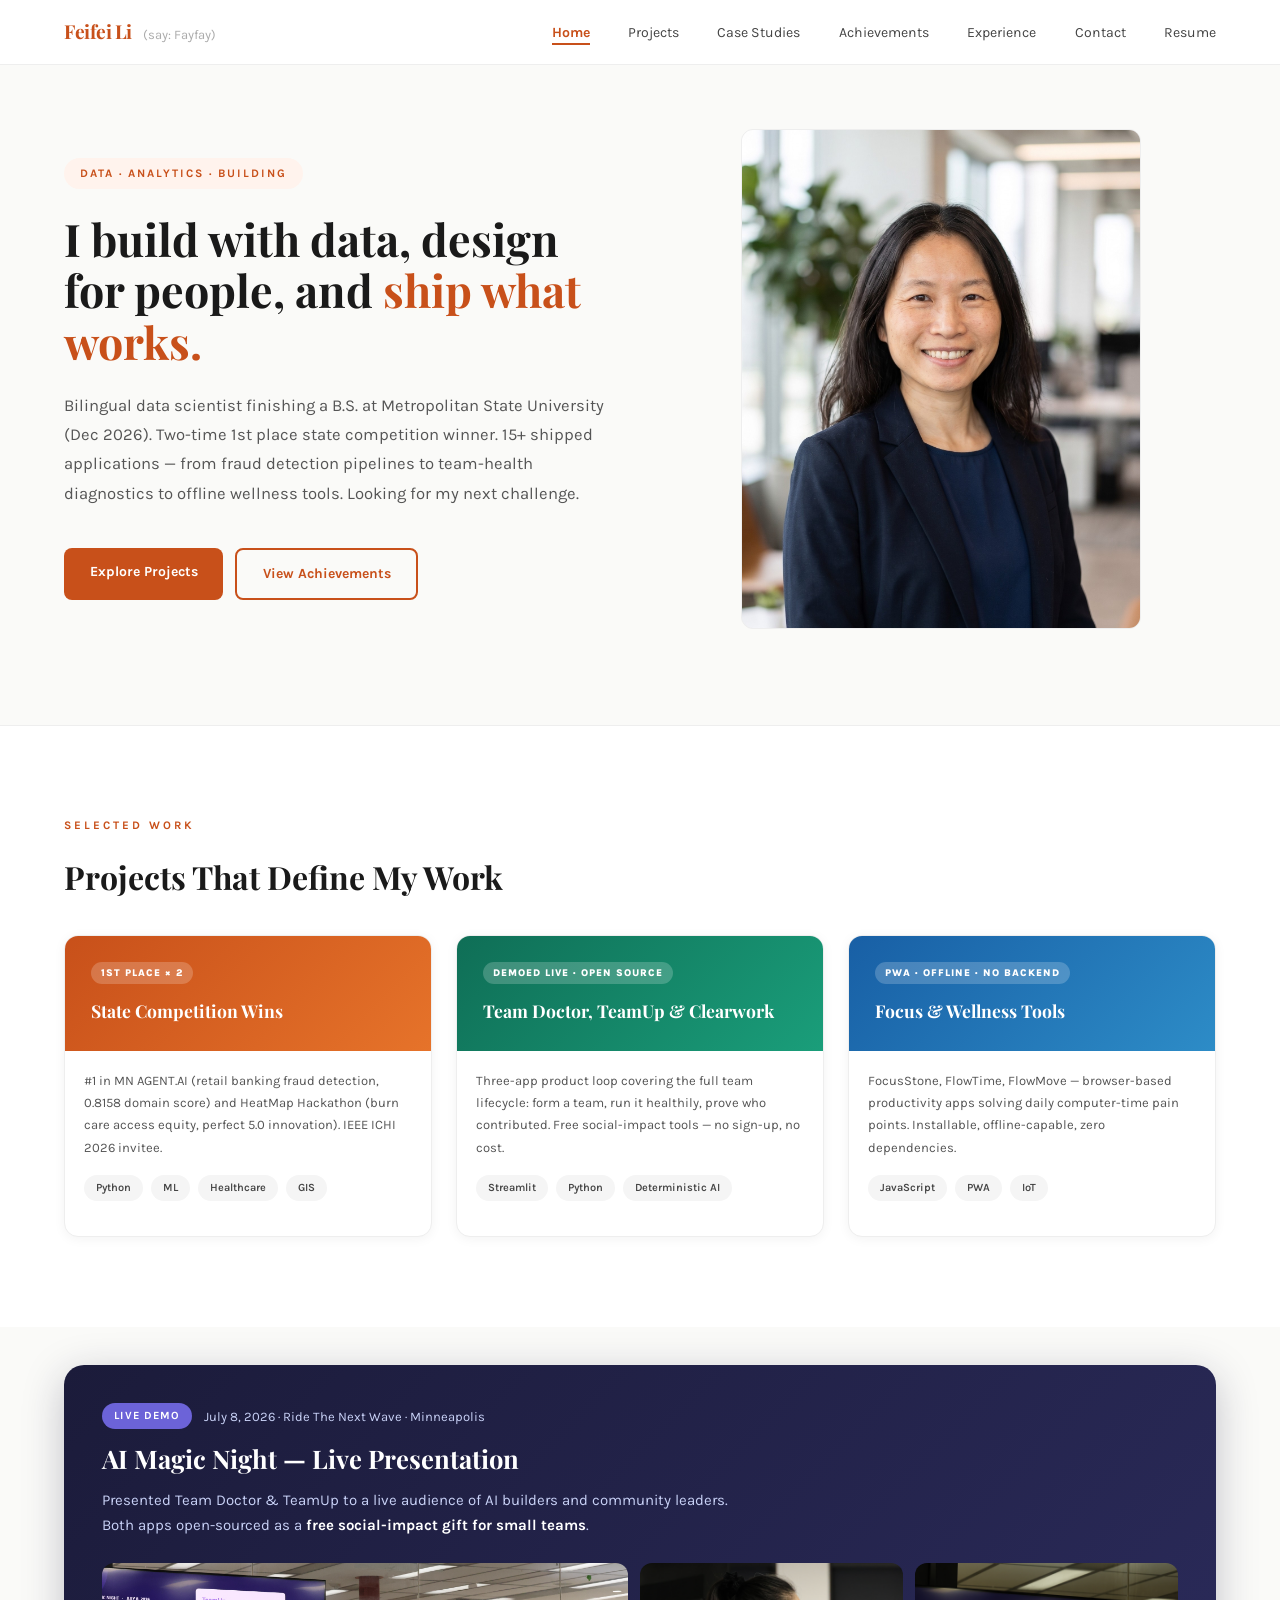
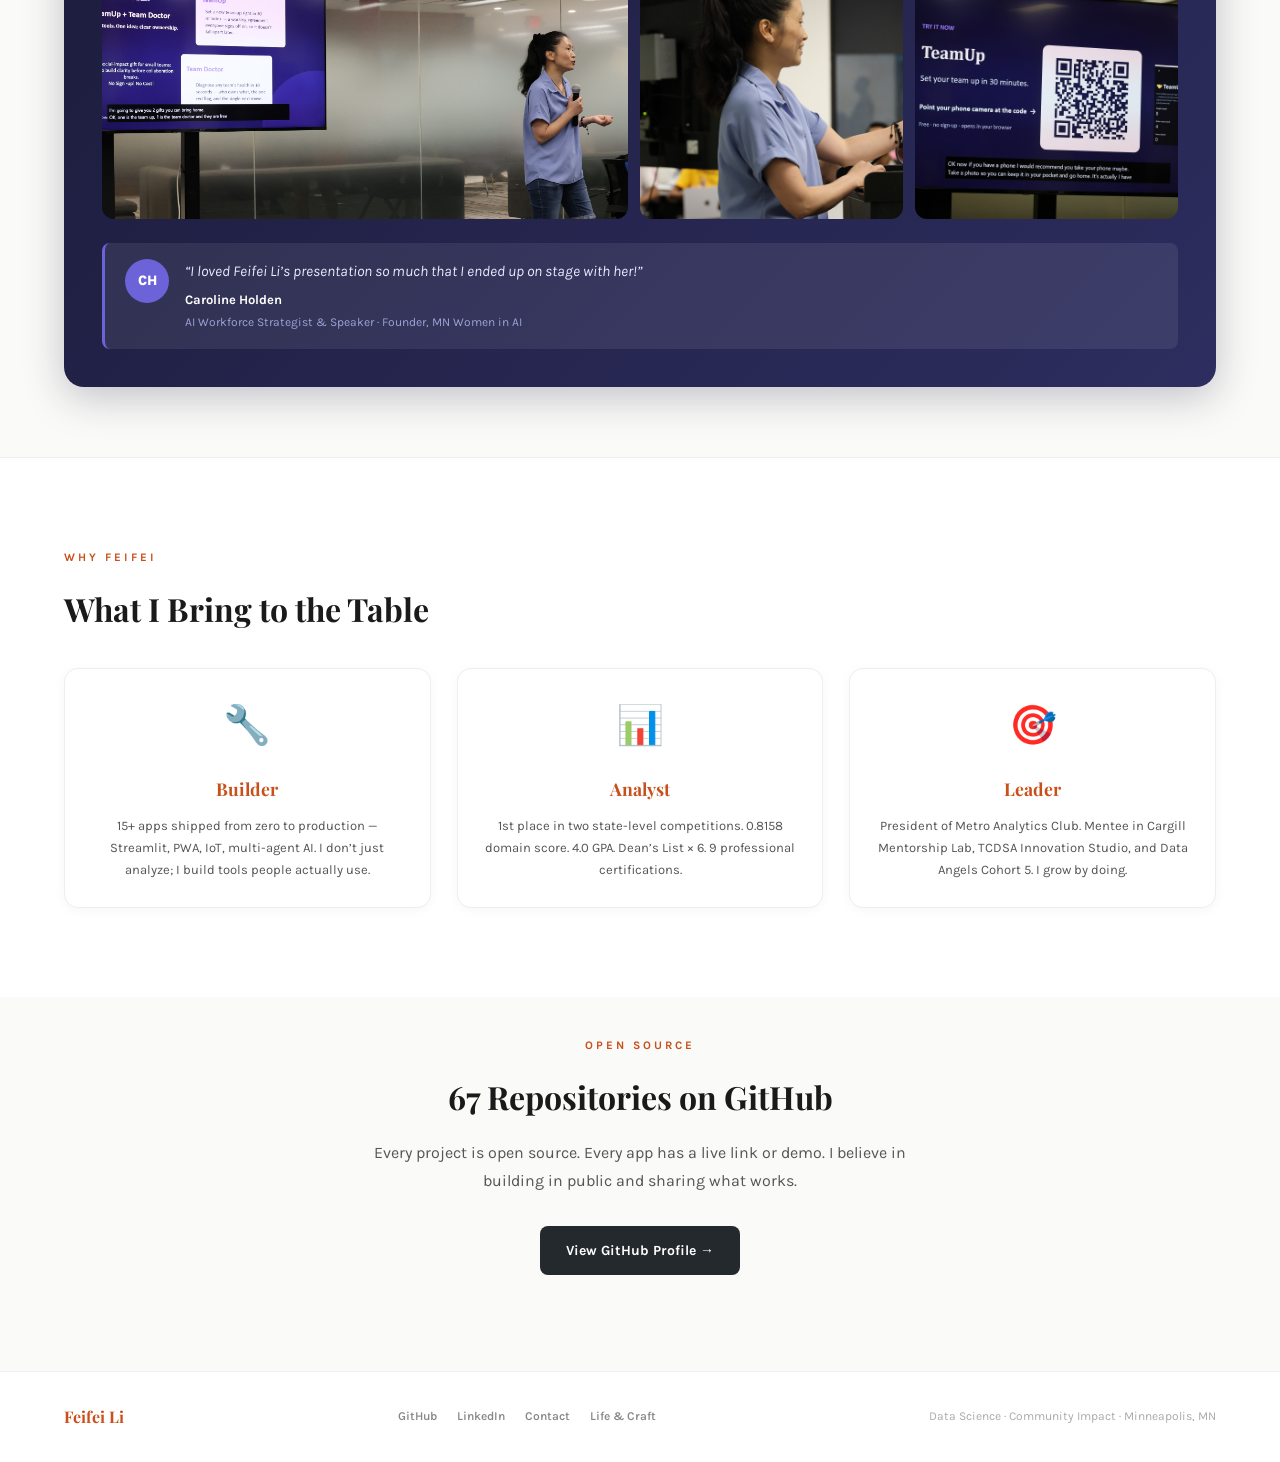
<file: index.html>
<!DOCTYPE html>
<html lang="en">
<head>
  <meta charset="UTF-8">
  <meta name="viewport" content="width=device-width, initial-scale=1.0">
  <title>Feifei Li — Data Scientist & Builder</title>
  <link rel="stylesheet" href="styles.css">
</head>
<body>

  <nav class="site-nav">
    <div class="nav-inner">
      <a href="index.html" class="nav-brand">Feifei Li <em>(say: Fayfay)</em></a>
      <button class="hamburger" aria-label="Toggle menu">&#9776;</button>
      <ul class="nav-links">
        <li><a href="index.html" class="active">Home</a></li>
        <li><a href="projects.html">Projects</a></li>
        <li><a href="case-studies.html">Case Studies</a></li>
        <li><a href="achievements.html">Achievements</a></li>
        <li><a href="experience.html">Experience</a></li>
        <li><a href="contact.html">Contact</a></li>
        <li><a href="Feifei-Li-Resume.pdf" target="_blank" rel="noopener">Resume</a></li>
      </ul>
    </div>
  </nav>

  <!-- ═══ HERO ═══ -->
  <section class="hero">
    <div>
      <div class="hero-badge">DATA &middot; ANALYTICS &middot; BUILDING</div>
      <h1 class="hero-headline">I build with data, design for people, and <span class="accent">ship what works.</span></h1>
      <p class="lead">
        Bilingual data scientist finishing a B.S. at Metropolitan State University (Dec 2026).
        Two-time 1st place state competition winner. 15+ shipped applications &mdash; from fraud
        detection pipelines to team-health diagnostics to offline wellness tools.
        Looking for my next challenge.
      </p>
      <div class="btn-row">
        <a href="projects.html" class="btn btn-primary">Explore Projects</a>
        <a href="achievements.html" class="btn btn-outline">View Achievements</a>
      </div>
    </div>
    <div class="photo-stack">
      <div class="photo-frame" style="aspect-ratio:4/5; max-width:400px; width:100%; margin:0 auto;">
        <img src="photos/profile-2026.jpg" alt="Feifei Li" style="object-position:center top;">
      </div>
    </div>
  </section>

  <!-- ═══ SELECTED WORK ═══ -->
  <div class="section-full">
    <section class="section">
      <div class="section-label">SELECTED WORK</div>
      <h2>Projects That Define My Work</h2>
      <div class="selected-grid" style="margin-top: 2rem;">

        <a href="projects.html" class="selected-card">
          <div class="selected-header" style="background: linear-gradient(135deg, #C8501A, #e6732a);">
            <span class="selected-badge">1ST PLACE &times; 2</span>
            <div class="selected-title">State Competition Wins</div>
          </div>
          <div class="selected-body">
            <p>#1 in MN AGENT.AI (retail banking fraud detection, 0.8158 domain score) and HeatMap Hackathon (burn care access equity, perfect 5.0 innovation). IEEE ICHI 2026 invitee.</p>
            <div class="tag-row">
              <span class="tag">Python</span><span class="tag">ML</span><span class="tag">Healthcare</span><span class="tag">GIS</span>
            </div>
          </div>
        </a>

        <a href="projects.html" class="selected-card">
          <div class="selected-header" style="background: linear-gradient(135deg, #0F6E56, #1a9e7a);">
            <span class="selected-badge">DEMOED LIVE &middot; OPEN SOURCE</span>
            <div class="selected-title">Team Doctor, TeamUp &amp; Clearwork</div>
          </div>
          <div class="selected-body">
            <p>Three-app product loop covering the full team lifecycle: form a team, run it healthily, prove who contributed. Free social-impact tools &mdash; no sign-up, no cost.</p>
            <div class="tag-row">
              <span class="tag">Streamlit</span><span class="tag">Python</span><span class="tag">Deterministic AI</span>
            </div>
          </div>
        </a>

        <a href="projects.html" class="selected-card">
          <div class="selected-header" style="background: linear-gradient(135deg, #185FA5, #2d8cc7);">
            <span class="selected-badge">PWA &middot; OFFLINE &middot; NO BACKEND</span>
            <div class="selected-title">Focus &amp; Wellness Tools</div>
          </div>
          <div class="selected-body">
            <p>FocusStone, FlowTime, FlowMove &mdash; browser-based productivity apps solving daily computer-time pain points. Installable, offline-capable, zero dependencies.</p>
            <div class="tag-row">
              <span class="tag">JavaScript</span><span class="tag">PWA</span><span class="tag">IoT</span>
            </div>
          </div>
        </a>

      </div>
    </section>
  </div>

  <!-- ═══ AI MAGIC NIGHT HIGHLIGHT ═══ -->
  <section class="section">
    <div style="background:linear-gradient(135deg,#1B1B3A 0%,#2D2D5F 100%); border-radius:20px; padding:clamp(1.5rem,3vw,2.5rem); color:#fff; box-shadow:0 10px 40px rgba(27,27,58,0.25);">
      <div style="display:flex; align-items:center; gap:12px; margin-bottom:0.5rem; flex-wrap:wrap;">
        <span style="background:#6C63D8; color:#fff; font-size:11px; font-weight:700; letter-spacing:0.1em; padding:4px 12px; border-radius:20px;">LIVE DEMO</span>
        <span style="font-size:13px; color:#C9D2F7;">July 8, 2026 &middot; Ride The Next Wave &middot; Minneapolis</span>
      </div>
      <h3 style="font-family:'Playfair Display',serif; font-size:clamp(1.4rem,2vw,1.8rem); color:#fff; margin-bottom:0.5rem;">AI Magic Night &mdash; Live Presentation</h3>
      <p style="font-size:15px; color:#C9D2F7; line-height:1.7; margin-bottom:1.5rem; max-width:640px;">
        Presented Team Doctor &amp; TeamUp to a live audience of AI builders and community leaders.
        Both apps open-sourced as a <strong style="color:#fff;">free social-impact gift for small teams</strong>.
      </p>
      <div style="display:grid; grid-template-columns:2fr 1fr 1fr; gap:12px; margin-bottom:1.5rem;">
        <div style="border-radius:12px; overflow:hidden; height:clamp(160px,20vw,260px);">
          <img src="photos/ai-magic-night-1.jpg" alt="AI Magic Night presentation" style="width:100%; height:100%; object-fit:cover;">
        </div>
        <div style="border-radius:12px; overflow:hidden; height:clamp(160px,20vw,260px);">
          <img src="photos/ai-magic-night-2.jpg" alt="AI Magic Night audience" style="width:100%; height:100%; object-fit:cover;">
        </div>
        <div style="border-radius:12px; overflow:hidden; height:clamp(160px,20vw,260px);">
          <img src="photos/ai-magic-night-qr.jpg" alt="AI Magic Night QR code demo" style="width:100%; height:100%; object-fit:cover;">
        </div>
      </div>
      <div style="background:rgba(255,255,255,0.08); border-left:3px solid #6C63D8; padding:1rem 1.25rem; border-radius:8px; display:flex; gap:16px; align-items:flex-start;">
        <div style="flex-shrink:0; width:44px; height:44px; border-radius:50%; background:#6C63D8; display:flex; align-items:center; justify-content:center; font-weight:800; color:#fff; font-size:14px;">CH</div>
        <div>
          <div style="font-style:italic; font-size:15px; color:#e8ebff; margin-bottom:6px;">&ldquo;I loved Feifei Li&rsquo;s presentation so much that I ended up on stage with her!&rdquo;</div>
          <div style="font-size:13px; font-weight:700; color:#fff;">Caroline Holden</div>
          <div style="font-size:12px; color:#9ba3d5; margin-top:2px;">AI Workforce Strategist &amp; Speaker &middot; Founder, MN Women in AI</div>
        </div>
      </div>
    </div>
  </section>

  <!-- ═══ WHY FEIFEI ═══ -->
  <div class="section-full">
    <section class="section">
      <div class="section-label">WHY FEIFEI</div>
      <h2>What I Bring to the Table</h2>
      <div class="why-grid">
        <div class="why-card">
          <div class="why-icon">&#128295;</div>
          <h3>Builder</h3>
          <p>15+ apps shipped from zero to production &mdash; Streamlit, PWA, IoT, multi-agent AI. I don&rsquo;t just analyze; I build tools people actually use.</p>
        </div>
        <div class="why-card">
          <div class="why-icon">&#128202;</div>
          <h3>Analyst</h3>
          <p>1st place in two state-level competitions. 0.8158 domain score. 4.0 GPA. Dean&rsquo;s List &times; 6. 9 professional certifications.</p>
        </div>
        <div class="why-card">
          <div class="why-icon">&#127919;</div>
          <h3>Leader</h3>
          <p>President of Metro Analytics Club. Mentee in Cargill Mentorship Lab, TCDSA Innovation Studio, and Data Angels Cohort 5. I grow by doing.</p>
        </div>
      </div>
    </section>
  </div>

  <!-- ═══ GITHUB ═══ -->
  <section class="section" style="text-align:center; padding-bottom:2rem;">
    <div class="section-label">OPEN SOURCE</div>
    <h2 style="margin-bottom:1rem;">67 Repositories on GitHub</h2>
    <p style="color:#555; max-width:560px; margin:0 auto 2rem; line-height:1.7;">
      Every project is open source. Every app has a live link or demo.
      I believe in building in public and sharing what works.
    </p>
    <a href="https://github.com/fayfayMN" target="_blank" class="btn btn-primary" style="background:#24292e;">
      View GitHub Profile &rarr;
    </a>
  </section>

  <!-- ═══ FOOTER ═══ -->
  <footer class="site-footer">
    <span class="brand">Feifei Li</span>
    <div class="footer-links">
      <a href="https://github.com/fayfayMN" target="_blank">GitHub</a>
      <a href="https://www.linkedin.com/in/feifeili-ds" target="_blank">LinkedIn</a>
      <a href="contact.html">Contact</a>
      <a href="life.html">Life &amp; Craft</a>
    </div>
    <span class="tag-line">Data Science &middot; Community Impact &middot; Minneapolis, MN</span>
  </footer>

  <script src="site.js"></script>
</body>
</html>
</file>
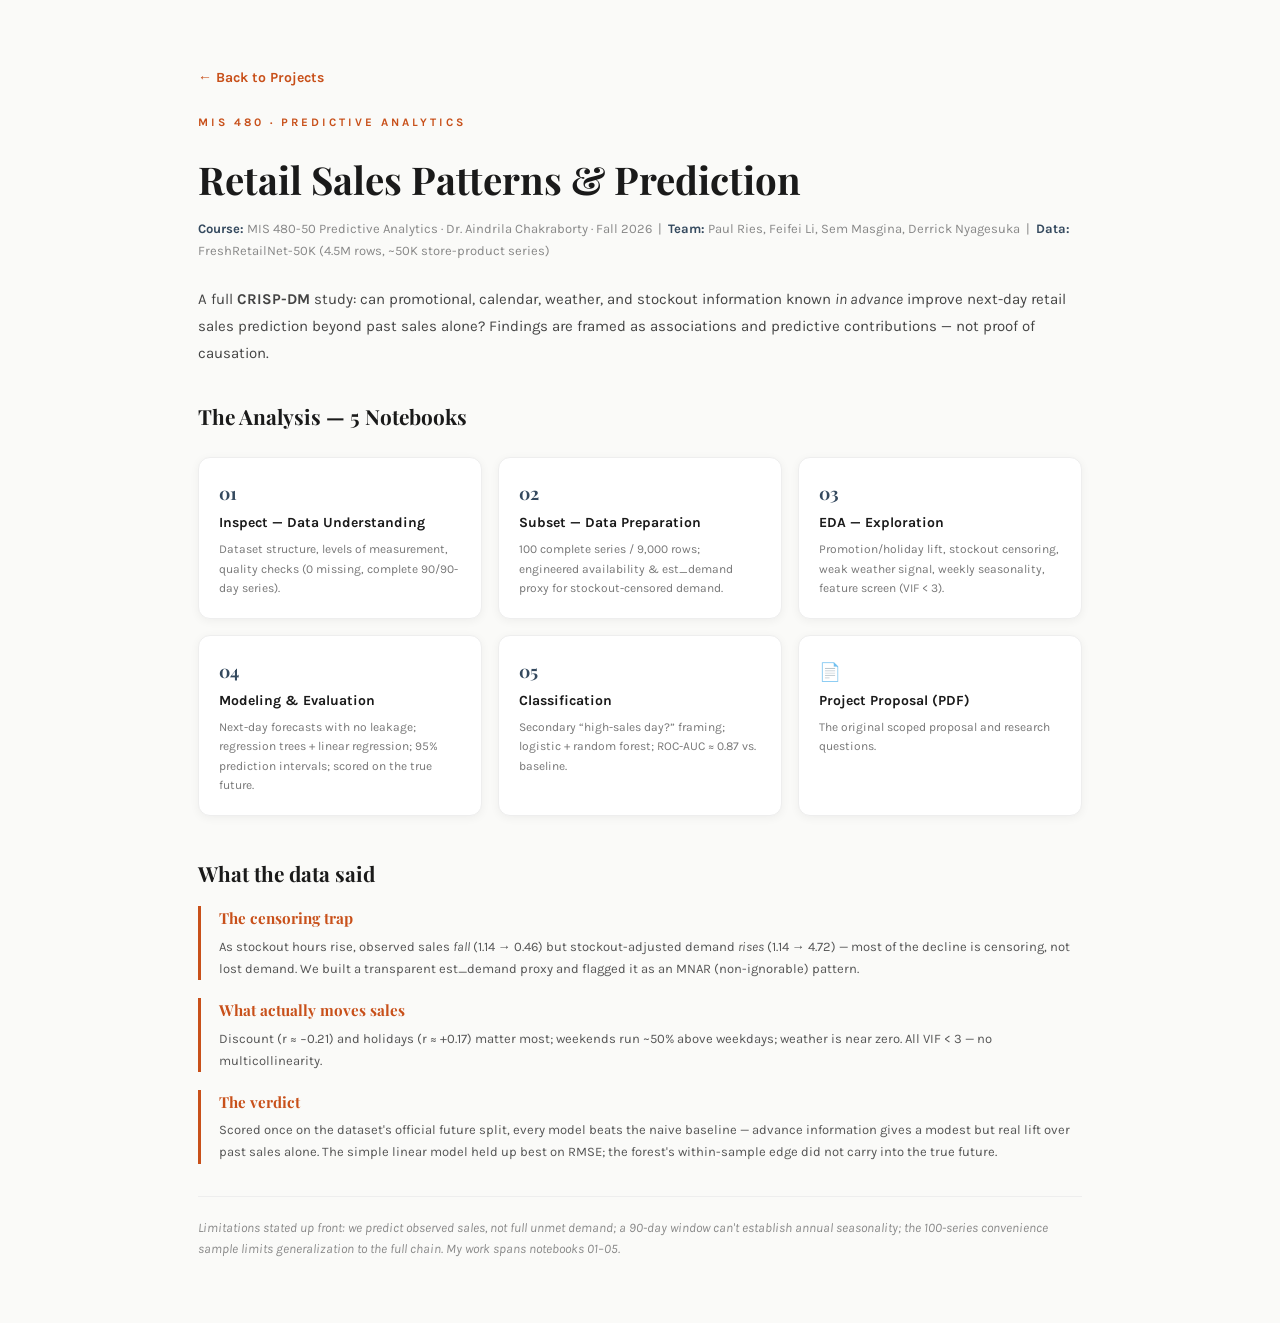
<file: mis480/index.html>
<!DOCTYPE html>
<html lang="en">

<head>
  <meta charset="UTF-8">
  <meta name="viewport" content="width=device-width, initial-scale=1.0">
  <title>MIS 480 — Retail Sales Prediction (CRISP-DM) · Feifei Li</title>
  <link rel="stylesheet" href="../styles.css">
  <style>
    .mis-wrap { max-width: 980px; margin: 0 auto; padding: clamp(2rem, 5vw, 4rem) clamp(1.25rem, 5vw, 3rem); }
    .mis-wrap h1 { font-family: 'Playfair Display', serif; font-size: clamp(1.8rem, 3vw, 2.6rem); color: #1a1a1a; margin-bottom: 0.4rem; }
    .mis-meta { color: #888; font-size: clamp(13px, 1vw, 15px); margin-bottom: 1.5rem; line-height: 1.7; }
    .mis-meta strong { color: #34495e; }
    .mis-lead { font-size: clamp(15px, 1.1vw, 18px); color: #444; line-height: 1.8; margin-bottom: 2rem; }
    .nb-grid { display: grid; grid-template-columns: repeat(auto-fit, minmax(260px, 1fr)); gap: 1rem; margin: 1.5rem 0 2.5rem; }
    .nb-card { display: block; text-decoration: none; color: inherit; background: #fff; border: 1px solid #eee; border-radius: 12px; padding: 1.25rem; box-shadow: 0 2px 10px rgba(0,0,0,0.05); transition: transform .15s, box-shadow .15s; }
    .nb-card:hover { transform: translateY(-3px); box-shadow: 0 8px 24px rgba(0,0,0,0.1); }
    .nb-num { font-family: 'Playfair Display', serif; font-size: 1.1rem; color: #34495e; font-weight: 700; }
    .nb-card h3 { font-size: clamp(14px, 1vw, 16px); color: #1a1a1a; margin: 4px 0 6px; }
    .nb-card p { font-size: clamp(12px, 0.9vw, 14px); color: #777; line-height: 1.6; }
    .phase { border-left: 3px solid #C8501A; padding-left: 1.1rem; margin-bottom: 1.1rem; }
    .phase h4 { font-family: 'Playfair Display', serif; color: #C8501A; font-size: clamp(0.95rem, 1vw, 1.1rem); margin-bottom: 0.3rem; }
    .phase p { font-size: clamp(13px, 1vw, 15px); color: #555; line-height: 1.7; }
    .mis-note { font-size: 13px; color: #888; font-style: italic; border-top: 1px solid #eee; padding-top: 1.25rem; margin-top: 2rem; }
    .back-link { display: inline-block; margin-bottom: 1.5rem; color: #C8501A; text-decoration: none; font-weight: 700; font-size: 14px; }
  </style>
</head>

<body>
  <div class="mis-wrap">
    <a class="back-link" href="../projects.html">&larr; Back to Projects</a>
    <div class="section-label">MIS 480 · PREDICTIVE ANALYTICS</div>
    <h1>Retail Sales Patterns &amp; Prediction</h1>
    <div class="mis-meta">
      <strong>Course:</strong> MIS 480-50 Predictive Analytics &middot; Dr. Aindrila Chakraborty &middot; Fall 2026 &nbsp;|&nbsp;
      <strong>Team:</strong> Paul Ries, Feifei Li, Sem Masgina, Derrick Nyagesuka &nbsp;|&nbsp;
      <strong>Data:</strong> FreshRetailNet-50K (4.5M rows, ~50K store-product series)
    </div>
    <p class="mis-lead">
      A full <strong>CRISP-DM</strong> study: can promotional, calendar, weather, and stockout information known
      <em>in advance</em> improve next-day retail sales prediction beyond past sales alone? Findings are framed as
      associations and predictive contributions &mdash; not proof of causation.
    </p>

    <h2 style="font-family:'Playfair Display',serif; font-size:1.3rem; color:#1a1a1a; margin-bottom:1rem;">The Analysis &mdash; 5 Notebooks</h2>
    <div class="nb-grid">
      <a class="nb-card" href="01_inspect.html"><div class="nb-num">01</div><h3>Inspect &mdash; Data Understanding</h3><p>Dataset structure, levels of measurement, quality checks (0 missing, complete 90/90-day series).</p></a>
      <a class="nb-card" href="02_subset.html"><div class="nb-num">02</div><h3>Subset &mdash; Data Preparation</h3><p>100 complete series / 9,000 rows; engineered availability &amp; est_demand proxy for stockout-censored demand.</p></a>
      <a class="nb-card" href="03_eda.html"><div class="nb-num">03</div><h3>EDA &mdash; Exploration</h3><p>Promotion/holiday lift, stockout censoring, weak weather signal, weekly seasonality, feature screen (VIF &lt; 3).</p></a>
      <a class="nb-card" href="04_modeling.html"><div class="nb-num">04</div><h3>Modeling &amp; Evaluation</h3><p>Next-day forecasts with no leakage; regression trees + linear regression; 95% prediction intervals; scored on the true future.</p></a>
      <a class="nb-card" href="05_classification.html"><div class="nb-num">05</div><h3>Classification</h3><p>Secondary &ldquo;high-sales day?&rdquo; framing; logistic + random forest; ROC-AUC &asymp; 0.87 vs. baseline.</p></a>
      <a class="nb-card" href="MIS480_Proposal.pdf" target="_blank" rel="noopener"><div class="nb-num">&#128196;</div><h3>Project Proposal (PDF)</h3><p>The original scoped proposal and research questions.</p></a>
    </div>

    <h2 style="font-family:'Playfair Display',serif; font-size:1.3rem; color:#1a1a1a; margin-bottom:1rem;">What the data said</h2>
    <div class="phase"><h4>The censoring trap</h4><p>As stockout hours rise, observed sales <em>fall</em> (1.14 &rarr; 0.46) but stockout-adjusted demand <em>rises</em> (1.14 &rarr; 4.72) &mdash; most of the decline is censoring, not lost demand. We built a transparent est_demand proxy and flagged it as an MNAR (non-ignorable) pattern.</p></div>
    <div class="phase"><h4>What actually moves sales</h4><p>Discount (r &asymp; &minus;0.21) and holidays (r &asymp; +0.17) matter most; weekends run ~50% above weekdays; weather is near zero. All VIF &lt; 3 &mdash; no multicollinearity.</p></div>
    <div class="phase"><h4>The verdict</h4><p>Scored once on the dataset's official future split, every model beats the naive baseline &mdash; advance information gives a modest but real lift over past sales alone. The simple linear model held up best on RMSE; the forest's within-sample edge did not carry into the true future.</p></div>

    <p class="mis-note">
      Limitations stated up front: we predict observed sales, not full unmet demand; a 90-day window can't establish
      annual seasonality; the 100-series convenience sample limits generalization to the full chain. My work spans
      notebooks 01&ndash;05.
    </p>
  </div>
</body>

</html>
</file>
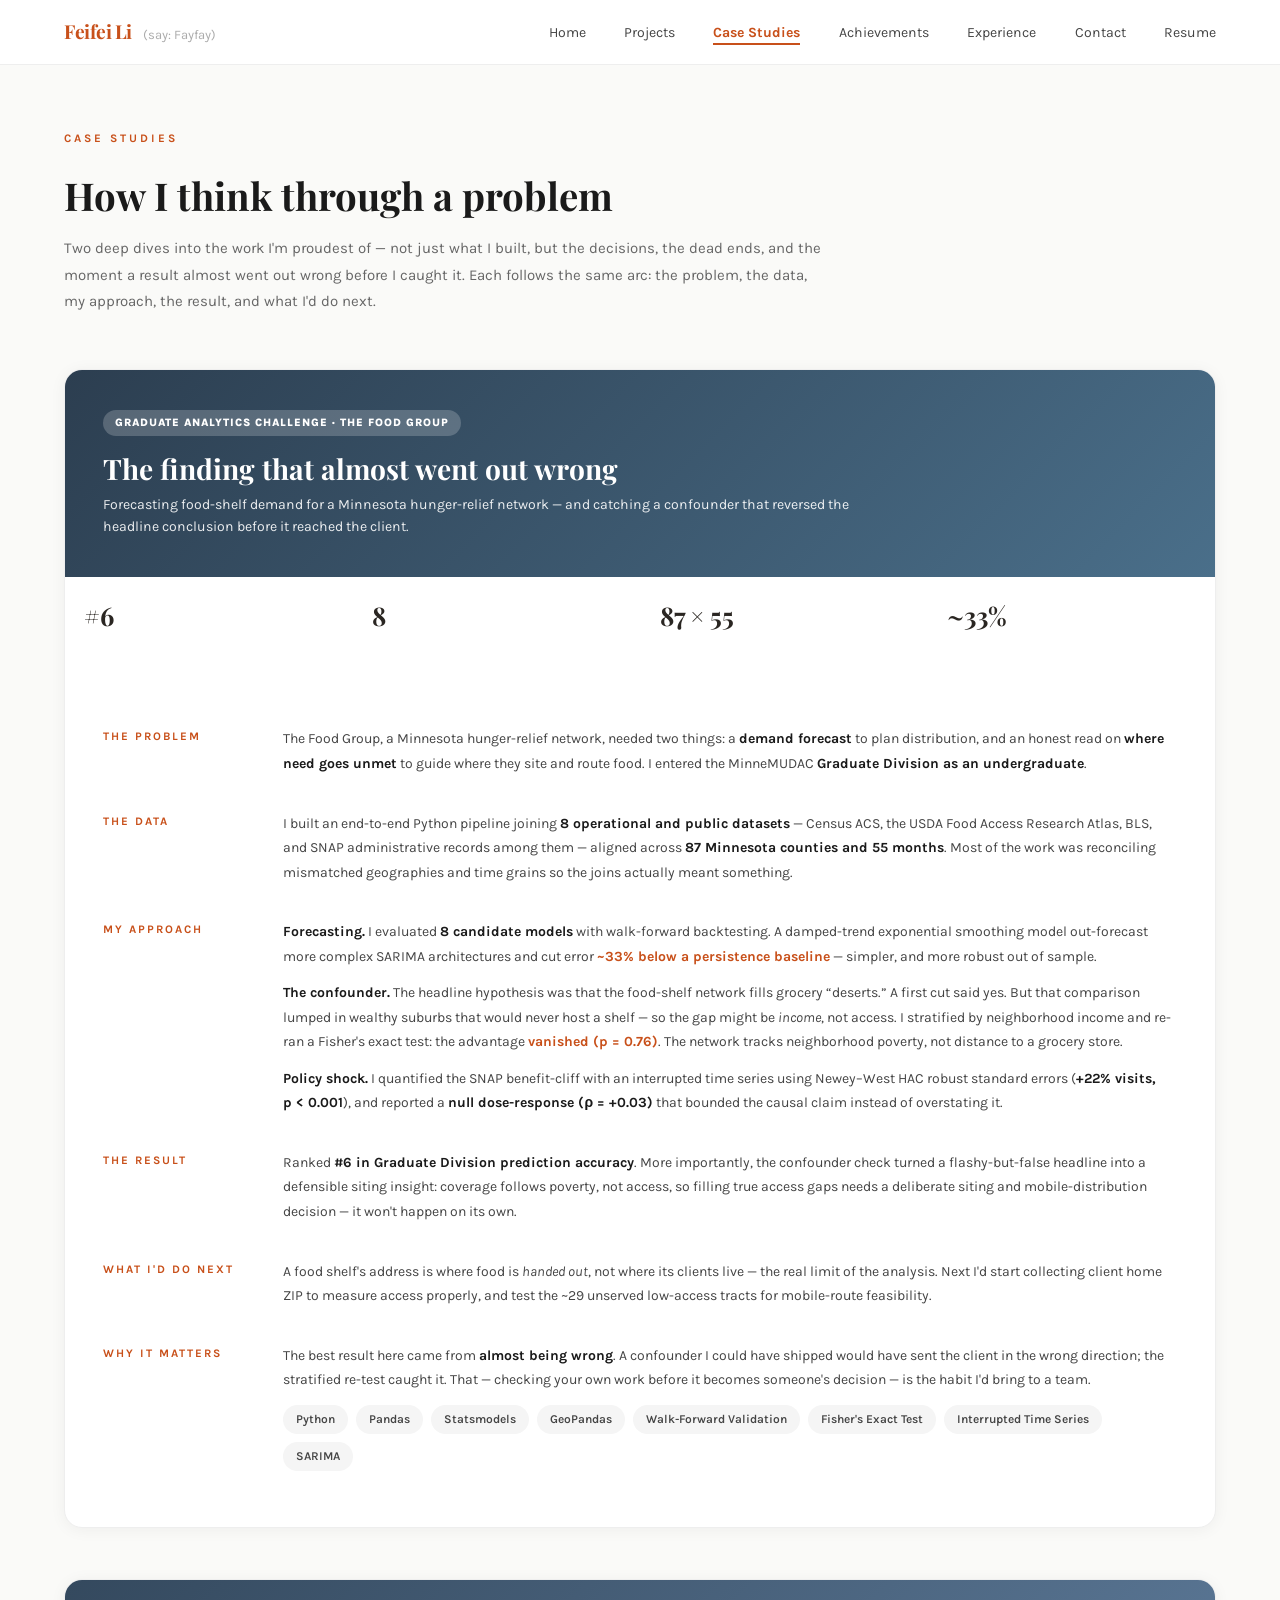
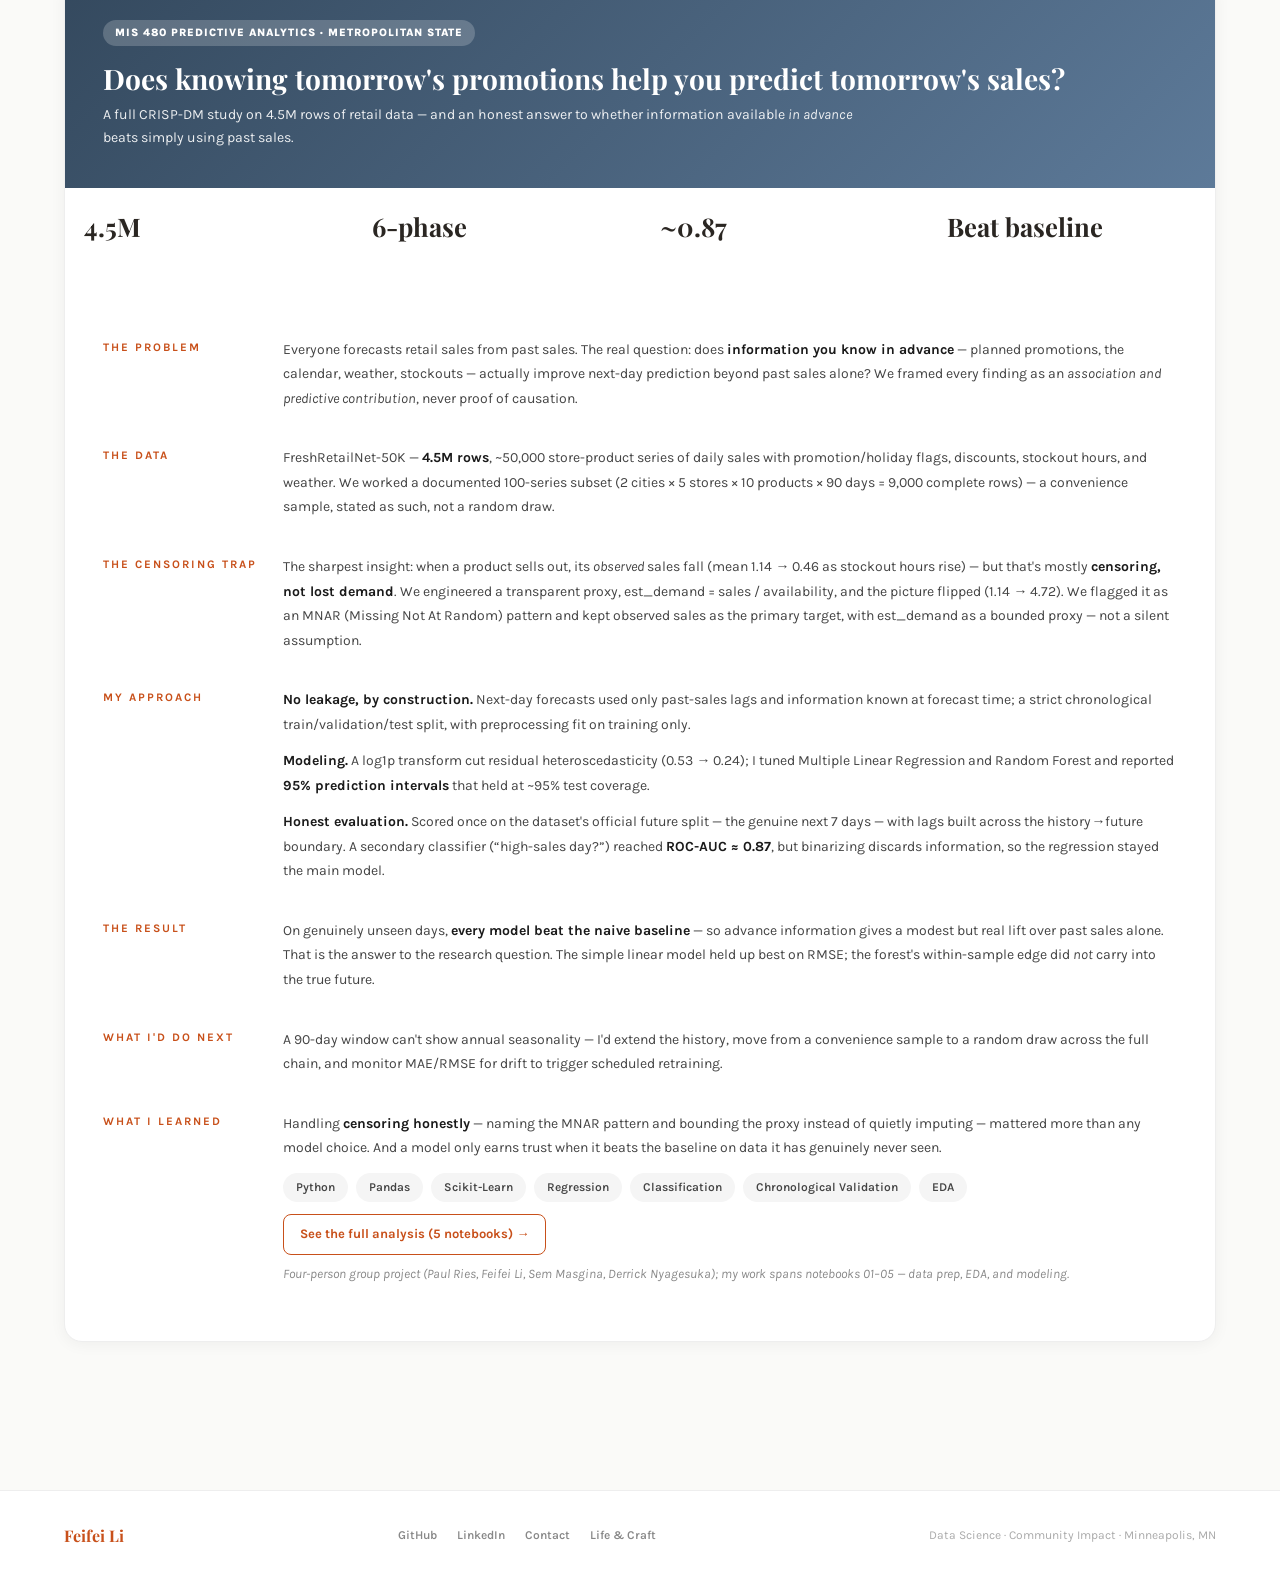
<file: case-studies.html>
<!DOCTYPE html>
<html lang="en">

<head>
  <meta charset="UTF-8">
  <meta name="viewport" content="width=device-width, initial-scale=1.0">
  <title>Case Studies &mdash; Feifei Li</title>
  <link rel="stylesheet" href="styles.css">
  <style>
    .cs-hero {
      max-width: var(--content-max);
      margin: 0 auto;
      padding: clamp(3rem, 5vw, 5rem) clamp(2rem, 5vw, 6rem) 1rem;
    }

    .cs-hero h1 {
      font-family: 'Playfair Display', serif;
      font-size: clamp(2rem, 3vw, 3rem);
      color: #1a1a1a;
      margin: 0.4rem 0 0.5rem;
    }

    .cs-hero p {
      color: #666;
      max-width: 760px;
      font-size: clamp(15px, 1.1vw, 18px);
      line-height: 1.75;
    }

    .cs-wrap {
      max-width: var(--content-max);
      margin: 0 auto;
      padding: clamp(1.5rem, 3vw, 2.5rem) clamp(2rem, 5vw, 6rem) 2rem;
    }

    .case {
      background: #fff;
      border: 1px solid #eee;
      border-radius: 18px;
      box-shadow: 0 2px 16px rgba(0, 0, 0, 0.05);
      overflow: hidden;
      margin-bottom: clamp(2rem, 4vw, 3.5rem);
      scroll-margin-top: 90px;
    }

    .case-top {
      padding: clamp(1.5rem, 3vw, 2.5rem);
      color: #fff;
    }

    .case-badge {
      display: inline-block;
      background: rgba(255, 255, 255, 0.2);
      font-size: 11px;
      font-weight: 800;
      letter-spacing: 1px;
      text-transform: uppercase;
      padding: 4px 12px;
      border-radius: 20px;
      margin-bottom: 1rem;
    }

    .case-top h2 {
      font-family: 'Playfair Display', serif;
      font-size: clamp(1.5rem, 2.2vw, 2.2rem);
      line-height: 1.2;
      margin-bottom: 0.5rem;
    }

    .case-top .one-liner {
      font-size: clamp(14px, 1.1vw, 17px);
      color: rgba(255, 255, 255, 0.9);
      max-width: 760px;
      line-height: 1.6;
    }

    .case-stats {
      display: grid;
      grid-template-columns: repeat(4, 1fr);
      gap: 1px;
      background: rgba(255, 255, 255, 0.18);
      border-top: 1px solid rgba(255, 255, 255, 0.18);
    }

    .case-stat {
      background: transparent;
      padding: 1rem clamp(0.75rem, 1.5vw, 1.5rem);
    }

    .case-stat .num {
      font-family: 'Playfair Display', serif;
      font-size: clamp(1.3rem, 2vw, 1.9rem);
      font-weight: 700;
    }

    .case-stat .lbl {
      font-size: clamp(10px, 0.8vw, 12px);
      color: rgba(255, 255, 255, 0.8);
      letter-spacing: 0.04em;
      margin-top: 2px;
    }

    .case-body {
      padding: clamp(1.5rem, 3vw, 2.75rem);
      display: grid;
      grid-template-columns: 180px 1fr;
      gap: 0;
    }

    .cs-block {
      display: contents;
    }

    .cs-label {
      font-family: 'Karla', sans-serif;
      font-size: clamp(11px, 0.9vw, 13px);
      font-weight: 700;
      letter-spacing: 2px;
      text-transform: uppercase;
      color: #C8501A;
      padding: 1.1rem 1.5rem 1.1rem 0;
    }

    .cs-content {
      padding: 1.1rem 0;
      border-bottom: 1px solid #f0f0f0;
      font-size: clamp(14px, 1vw, 16px);
      color: #444;
      line-height: 1.75;
    }

    .cs-content:last-child {
      border-bottom: none;
    }

    .cs-content p {
      margin-bottom: 0.75rem;
    }

    .cs-content p:last-child {
      margin-bottom: 0;
    }

    .cs-content strong {
      color: #1a1a1a;
    }

    .cs-content .accent {
      color: #C8501A;
      font-weight: 700;
    }

    .cs-tags {
      display: flex;
      gap: 8px;
      flex-wrap: wrap;
    }

    .cs-tags span {
      background: #f5f5f5;
      color: #444;
      font-size: 12px;
      font-weight: 600;
      padding: 4px 13px;
      border-radius: 20px;
    }

    .cs-note {
      font-size: 13px;
      color: #888;
      font-style: italic;
      margin-top: 0.5rem;
    }

    .cs-links {
      display: flex;
      gap: 10px;
      flex-wrap: wrap;
      margin-top: 0.5rem;
    }

    .cs-links a {
      border: 1.5px solid #C8501A;
      color: #C8501A;
      padding: 8px 16px;
      border-radius: 8px;
      text-decoration: none;
      font-weight: 700;
      font-size: 13px;
    }

    .cs-links a:hover {
      background: #FFF3ED;
    }

    @media (max-width: 760px) {
      .case-body {
        grid-template-columns: 1fr;
      }

      .cs-label {
        padding: 1.1rem 0 0.25rem;
        border-top: 1px solid #f0f0f0;
      }

      .cs-content {
        padding: 0 0 1.1rem;
        border-bottom: none;
      }

      .case-stats {
        grid-template-columns: repeat(2, 1fr);
      }
    }
  </style>
</head>

<body>

  <nav class="site-nav">
    <div class="nav-inner">
      <a href="index.html" class="nav-brand">Feifei Li <em>(say: Fayfay)</em></a>
      <button class="hamburger" aria-label="Toggle menu">&#9776;</button>
      <ul class="nav-links">
        <li><a href="index.html">Home</a></li>
        <li><a href="projects.html">Projects</a></li>
        <li><a href="case-studies.html" class="active">Case Studies</a></li>
        <li><a href="achievements.html">Achievements</a></li>
        <li><a href="experience.html">Experience</a></li>
        <li><a href="contact.html">Contact</a></li>
        <li><a href="Feifei-Li-Resume.pdf" target="_blank" rel="noopener">Resume</a></li>
      </ul>
    </div>
  </nav>

  <!-- ═══ HERO ═══ -->
  <div class="cs-hero">
    <div class="section-label">CASE STUDIES</div>
    <h1>How I think through a problem</h1>
    <p>
      Two deep dives into the work I'm proudest of &mdash; not just what I built, but the
      decisions, the dead ends, and the moment a result almost went out wrong before I caught it.
      Each follows the same arc: the problem, the data, my approach, the result, and what I'd do next.
    </p>
  </div>

  <div class="cs-wrap">

    <!-- ═══════════════ CASE STUDY 1 — MINNEMUDAC ═══════════════ -->
    <article class="case" id="minnemudac">
      <div class="case-top" style="background:linear-gradient(135deg,#2c3e50,#4a6f8a);">
        <span class="case-badge">Graduate Analytics Challenge &middot; The Food Group</span>
        <h2>The finding that almost went out wrong</h2>
        <p class="one-liner">
          Forecasting food-shelf demand for a Minnesota hunger-relief network &mdash; and catching a
          confounder that reversed the headline conclusion before it reached the client.
        </p>
      </div>
      <div class="case-stats">
        <div class="case-stat">
          <div class="num">#6</div>
          <div class="lbl">Graduate Division (as an undergrad)</div>
        </div>
        <div class="case-stat">
          <div class="num">8</div>
          <div class="lbl">Datasets joined</div>
        </div>
        <div class="case-stat">
          <div class="num">87 &times; 55</div>
          <div class="lbl">Counties &times; months</div>
        </div>
        <div class="case-stat">
          <div class="num">~33%</div>
          <div class="lbl">Error cut vs. baseline</div>
        </div>
      </div>
      <div class="case-body">
        <div class="cs-block">
          <div class="cs-label">The problem</div>
          <div class="cs-content">
            <p>The Food Group, a Minnesota hunger-relief network, needed two things: a <strong>demand
            forecast</strong> to plan distribution, and an honest read on <strong>where need goes
            unmet</strong> to guide where they site and route food. I entered the MinneMUDAC
            <strong>Graduate Division as an undergraduate</strong>.</p>
          </div>
        </div>
        <div class="cs-block">
          <div class="cs-label">The data</div>
          <div class="cs-content">
            <p>I built an end-to-end Python pipeline joining <strong>8 operational and public
            datasets</strong> &mdash; Census ACS, the USDA Food Access Research Atlas, BLS, and SNAP
            administrative records among them &mdash; aligned across <strong>87 Minnesota counties
            and 55 months</strong>. Most of the work was reconciling mismatched geographies and
            time grains so the joins actually meant something.</p>
          </div>
        </div>
        <div class="cs-block">
          <div class="cs-label">My approach</div>
          <div class="cs-content">
            <p><strong>Forecasting.</strong> I evaluated <strong>8 candidate models</strong> with
            walk-forward backtesting. A damped-trend exponential smoothing model out-forecast more
            complex SARIMA architectures and cut error <span class="accent">~33% below a persistence
            baseline</span> &mdash; simpler, and more robust out of sample.</p>
            <p><strong>The confounder.</strong> The headline hypothesis was that the food-shelf
            network fills grocery &ldquo;deserts.&rdquo; A first cut said yes. But that comparison
            lumped in wealthy suburbs that would never host a shelf &mdash; so the gap might be
            <em>income</em>, not access. I stratified by neighborhood income and re-ran a Fisher's
            exact test: the advantage <span class="accent">vanished (p&nbsp;=&nbsp;0.76)</span>. The
            network tracks neighborhood poverty, not distance to a grocery store.</p>
            <p><strong>Policy shock.</strong> I quantified the SNAP benefit-cliff with an interrupted
            time series using Newey&ndash;West HAC robust standard errors (<strong>+22% visits,
            p&nbsp;&lt;&nbsp;0.001</strong>), and reported a <strong>null dose-response
            (&rho;&nbsp;=&nbsp;+0.03)</strong> that bounded the causal claim instead of overstating it.</p>
          </div>
        </div>
        <div class="cs-block">
          <div class="cs-label">The result</div>
          <div class="cs-content">
            <p>Ranked <strong>#6 in Graduate Division prediction accuracy</strong>. More importantly,
            the confounder check turned a flashy-but-false headline into a defensible siting insight:
            coverage follows poverty, not access, so filling true access gaps needs a deliberate
            siting and mobile-distribution decision &mdash; it won't happen on its own.</p>
          </div>
        </div>
        <div class="cs-block">
          <div class="cs-label">What I'd do next</div>
          <div class="cs-content">
            <p>A food shelf's address is where food is <em>handed out</em>, not where its clients
            live &mdash; the real limit of the analysis. Next I'd start collecting client home ZIP to
            measure access properly, and test the ~29 unserved low-access tracts for mobile-route
            feasibility.</p>
          </div>
        </div>
        <div class="cs-block">
          <div class="cs-label">Why it matters</div>
          <div class="cs-content">
            <p>The best result here came from <strong>almost being wrong</strong>. A confounder I
            could have shipped would have sent the client in the wrong direction; the stratified
            re-test caught it. That &mdash; checking your own work before it becomes someone's
            decision &mdash; is the habit I'd bring to a team.</p>
            <div class="cs-tags" style="margin-top:0.75rem;">
              <span>Python</span><span>Pandas</span><span>Statsmodels</span><span>GeoPandas</span>
              <span>Walk-Forward Validation</span><span>Fisher's Exact Test</span>
              <span>Interrupted Time Series</span><span>SARIMA</span>
            </div>
          </div>
        </div>
      </div>
    </article>

    <!-- ═══════════════ CASE STUDY 2 — SPS CAPSTONE ═══════════════ -->
    <article class="case" id="mis480">
      <div class="case-top" style="background:linear-gradient(135deg,#34495e,#5d7a99);">
        <span class="case-badge">MIS 480 Predictive Analytics &middot; Metropolitan State</span>
        <h2>Does knowing tomorrow's promotions help you predict tomorrow's sales?</h2>
        <p class="one-liner">
          A full CRISP-DM study on 4.5M rows of retail data &mdash; and an honest answer to whether
          information available <em>in advance</em> beats simply using past sales.
        </p>
      </div>
      <div class="case-stats">
        <div class="case-stat">
          <div class="num">4.5M</div>
          <div class="lbl">Rows (FreshRetailNet-50K)</div>
        </div>
        <div class="case-stat">
          <div class="num">6-phase</div>
          <div class="lbl">CRISP-DM, 5 notebooks</div>
        </div>
        <div class="case-stat">
          <div class="num">~0.87</div>
          <div class="lbl">Classifier ROC-AUC</div>
        </div>
        <div class="case-stat">
          <div class="num">Beat baseline</div>
          <div class="lbl">On the true future</div>
        </div>
      </div>
      <div class="case-body">
        <div class="cs-block">
          <div class="cs-label">The problem</div>
          <div class="cs-content">
            <p>Everyone forecasts retail sales from past sales. The real question: does
            <strong>information you know in advance</strong> &mdash; planned promotions, the calendar,
            weather, stockouts &mdash; actually improve next-day prediction beyond past sales alone? We
            framed every finding as an <em>association and predictive contribution</em>, never proof of
            causation.</p>
          </div>
        </div>
        <div class="cs-block">
          <div class="cs-label">The data</div>
          <div class="cs-content">
            <p>FreshRetailNet-50K &mdash; <strong>4.5M rows</strong>, ~50,000 store-product series of
            daily sales with promotion/holiday flags, discounts, stockout hours, and weather. We worked
            a documented 100-series subset (2 cities &times; 5 stores &times; 10 products &times; 90
            days = 9,000 complete rows) &mdash; a convenience sample, stated as such, not a random
            draw.</p>
          </div>
        </div>
        <div class="cs-block">
          <div class="cs-label">The censoring trap</div>
          <div class="cs-content">
            <p>The sharpest insight: when a product sells out, its <em>observed</em> sales fall (mean
            1.14 &rarr; 0.46 as stockout hours rise) &mdash; but that's mostly <strong>censoring, not
            lost demand</strong>. We engineered a transparent proxy, est_demand = sales / availability,
            and the picture flipped (1.14 &rarr; 4.72). We flagged it as an MNAR (Missing Not At Random)
            pattern and kept observed sales as the primary target, with est_demand as a bounded proxy
            &mdash; not a silent assumption.</p>
          </div>
        </div>
        <div class="cs-block">
          <div class="cs-label">My approach</div>
          <div class="cs-content">
            <p><strong>No leakage, by construction.</strong> Next-day forecasts used only past-sales
            lags and information known at forecast time; a strict chronological train/validation/test
            split, with preprocessing fit on training only.</p>
            <p><strong>Modeling.</strong> A log1p transform cut residual heteroscedasticity
            (0.53 &rarr; 0.24); I tuned Multiple Linear Regression and Random Forest and reported
            <strong>95% prediction intervals</strong> that held at ~95% test coverage.</p>
            <p><strong>Honest evaluation.</strong> Scored once on the dataset's official future split
            &mdash; the genuine next 7 days &mdash; with lags built across the history&rarr;future
            boundary. A secondary classifier (&ldquo;high-sales day?&rdquo;) reached
            <strong>ROC-AUC &asymp; 0.87</strong>, but binarizing discards information, so the
            regression stayed the main model.</p>
          </div>
        </div>
        <div class="cs-block">
          <div class="cs-label">The result</div>
          <div class="cs-content">
            <p>On genuinely unseen days, <strong>every model beat the naive baseline</strong> &mdash; so
            advance information gives a modest but real lift over past sales alone. That is the answer to
            the research question. The simple linear model held up best on RMSE; the forest's
            within-sample edge did <em>not</em> carry into the true future.</p>
          </div>
        </div>
        <div class="cs-block">
          <div class="cs-label">What I'd do next</div>
          <div class="cs-content">
            <p>A 90-day window can't show annual seasonality &mdash; I'd extend the history, move from a
            convenience sample to a random draw across the full chain, and monitor MAE/RMSE for drift to
            trigger scheduled retraining.</p>
          </div>
        </div>
        <div class="cs-block">
          <div class="cs-label">What I learned</div>
          <div class="cs-content">
            <p>Handling <strong>censoring honestly</strong> &mdash; naming the MNAR pattern and bounding
            the proxy instead of quietly imputing &mdash; mattered more than any model choice. And a
            model only earns trust when it beats the baseline on data it has genuinely never seen.</p>
            <div class="cs-tags" style="margin-top:0.75rem;">
              <span>Python</span><span>Pandas</span><span>Scikit-Learn</span><span>Regression</span>
              <span>Classification</span><span>Chronological Validation</span><span>EDA</span>
            </div>
            <div class="cs-links" style="margin-top:0.75rem;">
              <a href="mis480/">See the full analysis (5 notebooks) &rarr;</a>
            </div>
            <p class="cs-note">Four-person group project (Paul Ries, Feifei Li, Sem Masgina, Derrick
            Nyagesuka); my work spans notebooks 01&ndash;05 &mdash; data prep, EDA, and modeling.</p>
          </div>
        </div>
      </div>
    </article>

  </div>

  <!-- ═══ FOOTER ═══ -->
  <footer class="site-footer">
    <span class="brand">Feifei Li</span>
    <div class="footer-links">
      <a href="https://github.com/fayfayMN" target="_blank">GitHub</a>
      <a href="https://www.linkedin.com/in/feifeili-ds" target="_blank">LinkedIn</a>
      <a href="contact.html">Contact</a>
      <a href="life.html">Life &amp; Craft</a>
    </div>
    <span class="tag-line">Data Science &middot; Community Impact &middot; Minneapolis, MN</span>
  </footer>

  <script src="site.js"></script>
</body>

</html>
</file>
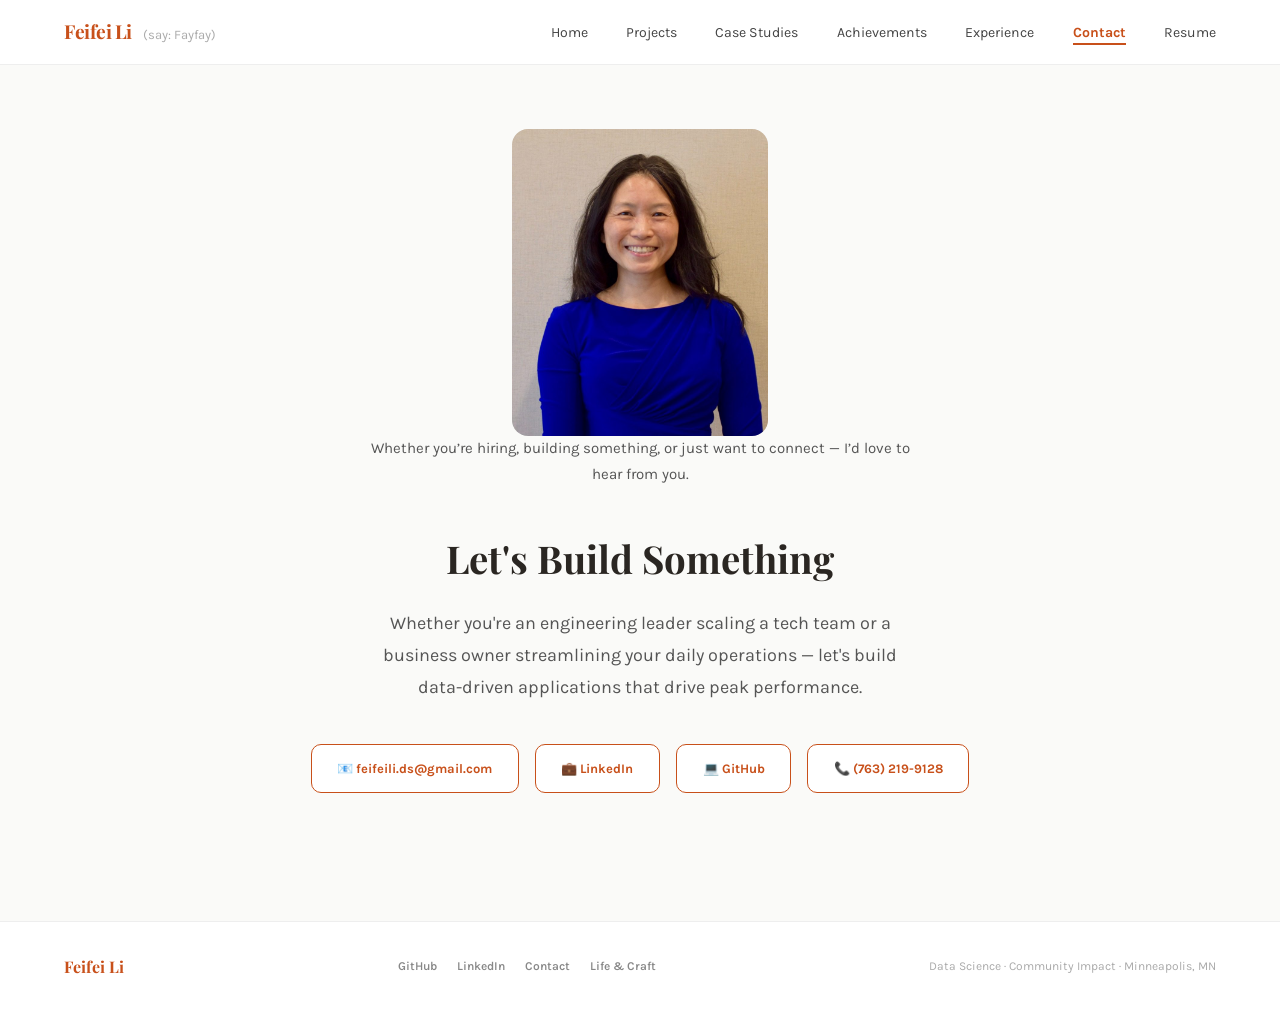
<file: contact.html>
<!DOCTYPE html>
<html lang="en">

<head>
  <meta charset="UTF-8">
  <meta name="viewport" content="width=device-width, initial-scale=1.0">
  <title>Contact — Feifei Li</title>
  <link rel="stylesheet" href="styles.css">
</head>

<body>
  <nav class="site-nav">
    <div class="nav-inner">
      <a href="index.html" class="nav-brand">Feifei Li <em>(say: Fayfay)</em></a>
      <button class="hamburger" aria-label="Toggle menu">&#9776;</button>
      <ul class="nav-links">
        <li><a href="index.html">Home</a></li>
        <li><a href="projects.html">Projects</a></li>
        <li><a href="case-studies.html">Case Studies</a></li>
        <li><a href="achievements.html">Achievements</a></li>
        <li><a href="experience.html">Experience</a></li>
        <li><a href="contact.html" class="active">Contact</a></li>
        <li><a href="Feifei-Li-Resume.pdf" target="_blank" rel="noopener">Resume</a></li>
      </ul>
    </div>
  </nav>
  <section class="contact-section">
    <div class="contact-photo">
      <img
        src="[data-uri]"
        alt="Feifei Li" style="object-fit:cover; object-position:center top;">
    </div>
    <p style="font-size:clamp(15px,1.1vw,18px); color:#555; line-height:1.7; max-width:560px; margin:0 auto 2rem;">Whether you&rsquo;re hiring, building something, or just want to connect &mdash; I&rsquo;d love to hear from you.</p>
    <h2 style="font-family:'Playfair Display',serif; font-size:2.4rem; margin:2.5rem 0 1rem;">Let's Build Something</h2>
    <p
      style="font-size:18px; color:#555; line-height:1.8; margin-bottom:2.5rem; max-width:560px; margin-left:auto; margin-right:auto;">
      Whether you're an engineering leader scaling a tech team or a business owner streamlining your daily operations —
      let's build data-driven applications that drive peak performance.</p>
    <div class="contact-links">
      <a href="mailto:feifeili.ds@gmail.com" class="contact-link">📧 feifeili.ds@gmail.com</a>
      <a href="https://www.linkedin.com/in/feifeili-ds" target="_blank" class="contact-link">💼 LinkedIn</a>
      <a href="https://github.com/fayfayMN" target="_blank" class="contact-link">💻 GitHub</a>
      <a href="tel:7632199128" class="contact-link">📞 (763) 219-9128</a>
    </div>
  </section>
  <footer class="site-footer">
    <span class="brand">Feifei Li</span>
    <div class="footer-links">
      <a href="https://github.com/fayfayMN" target="_blank">GitHub</a>
      <a href="https://www.linkedin.com/in/feifeili-ds" target="_blank">LinkedIn</a>
      <a href="contact.html">Contact</a>
      <a href="life.html">Life &amp; Craft</a>
    </div>
    <span class="tag-line">Data Science &middot; Community Impact &middot; Minneapolis, MN</span>
  </footer>
</body>

</html>
</file>
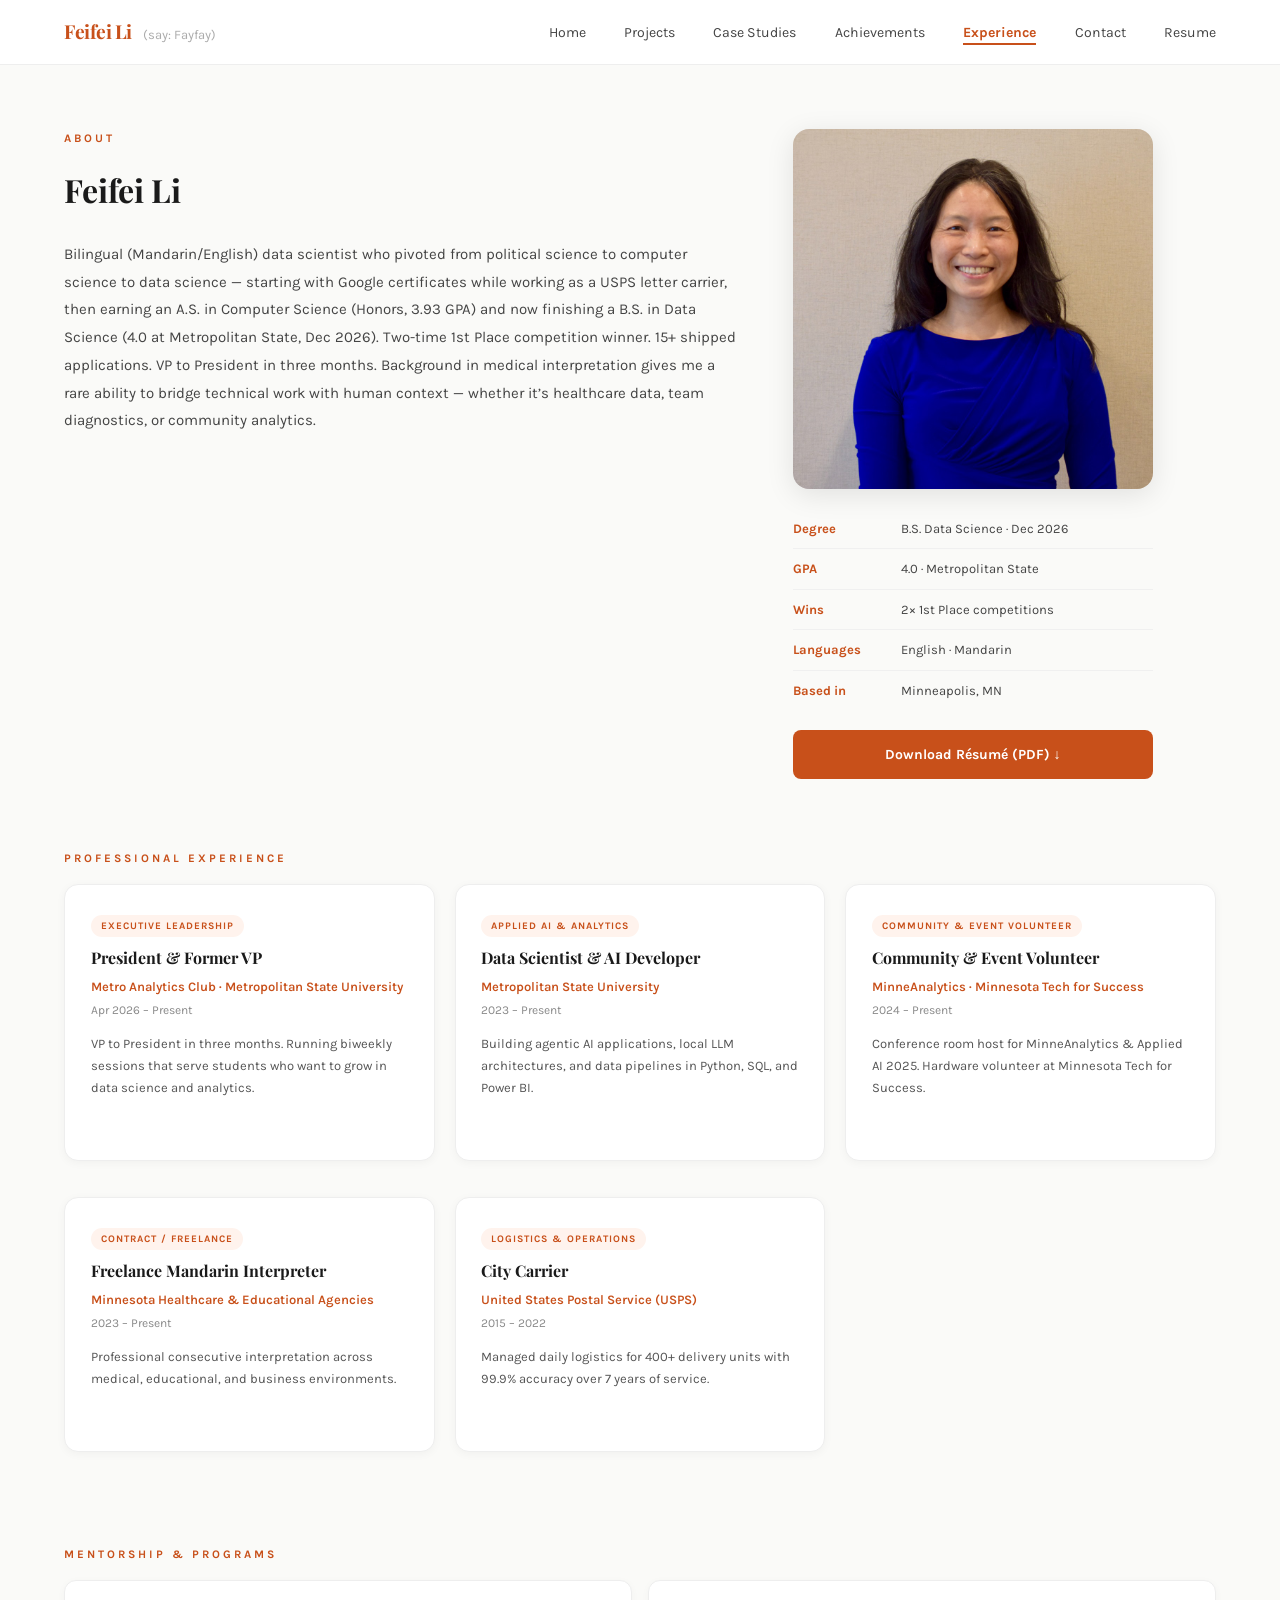
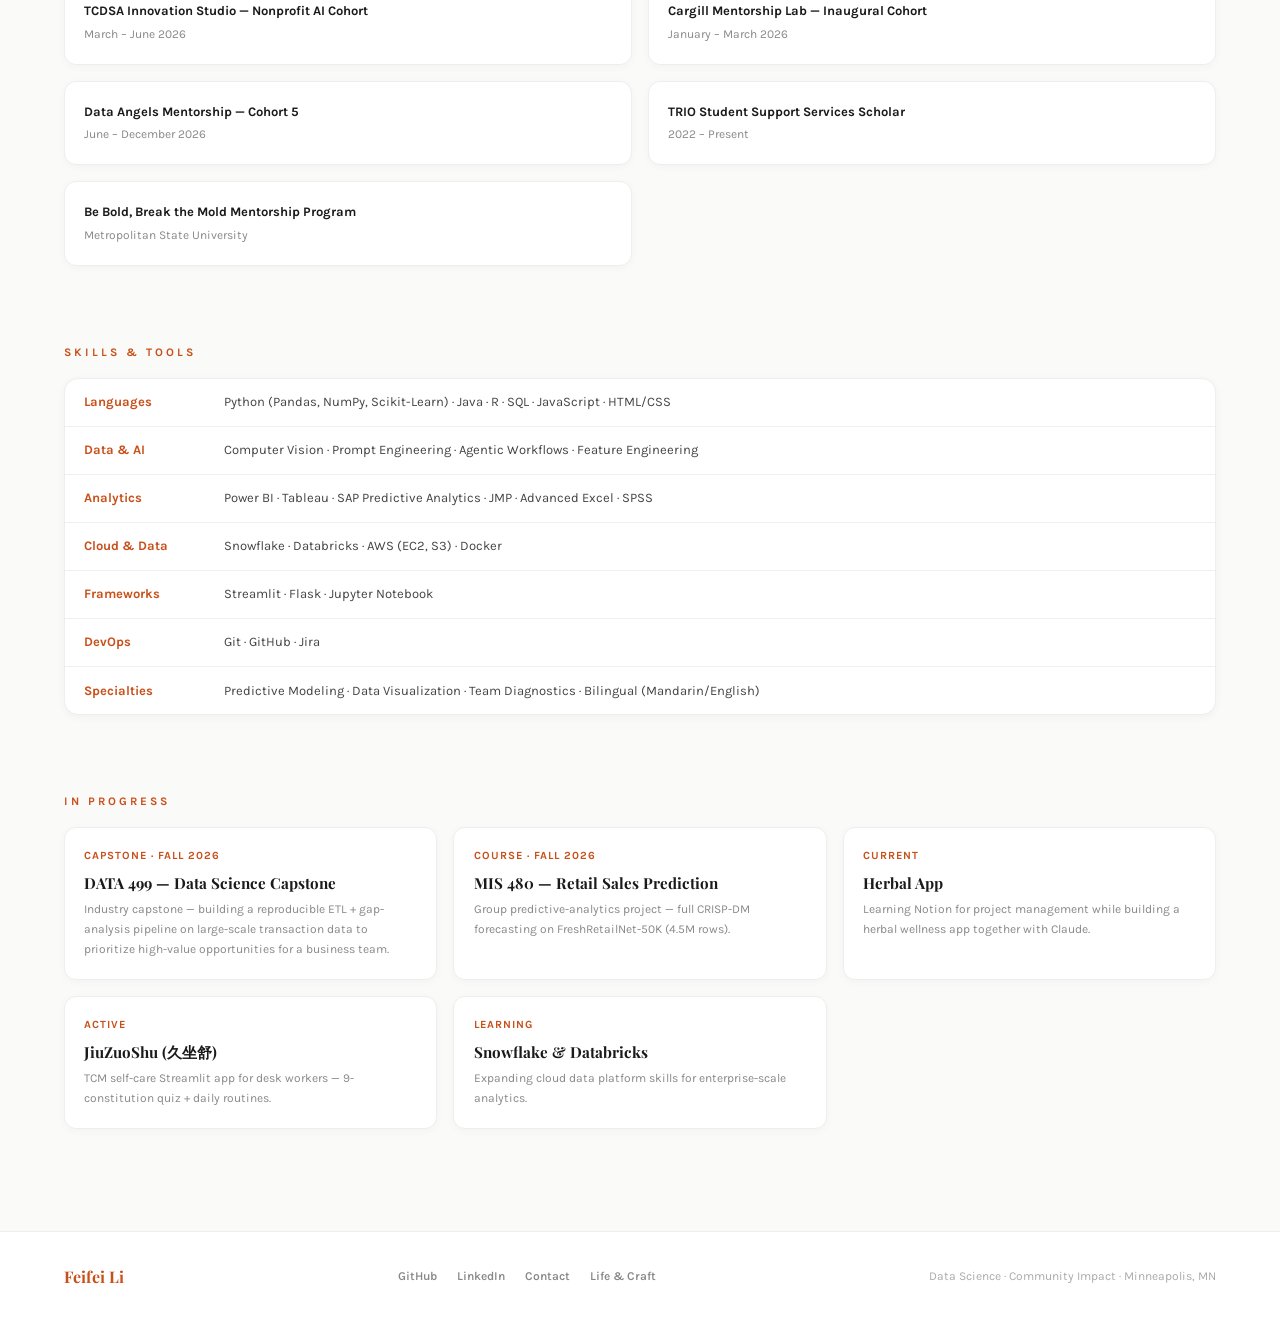
<file: experience.html>
<!DOCTYPE html>
<html lang="en">

<head>
  <meta charset="UTF-8">
  <meta name="viewport" content="width=device-width, initial-scale=1.0">
  <title>Experience &mdash; Feifei Li</title>
  <link rel="stylesheet" href="styles.css">
  <style>
    .exp-hero {
      max-width: var(--content-max);
      margin: 0 auto;
      padding: clamp(3rem, 5vw, 5rem) clamp(2rem, 5vw, 6rem) 2rem;
      display: grid;
      grid-template-columns: 1.6fr 1fr;
      gap: clamp(2rem, 4vw, 4.5rem);
      align-items: start;
    }

    .about-block {
      font-size: clamp(15px, 1.1vw, 18px);
      color: #444;
      line-height: 1.85;
      margin-top: 1.5rem;
    }

    .about-side {
      position: sticky;
      top: 90px;
      max-width: 360px;
    }

    .about-portrait {
      border-radius: 16px;
      overflow: hidden;
      background: #f0f0ee;
      aspect-ratio: 1 / 1;
      box-shadow: 0 6px 28px rgba(0, 0, 0, 0.1);
    }

    .about-portrait img {
      width: 100%;
      height: 100%;
      object-fit: cover;
      object-position: center top;
      display: block;
    }

    .quick-facts {
      list-style: none;
      margin: 1.25rem 0 0;
      padding: 0;
    }

    .quick-facts li {
      display: flex;
      gap: 12px;
      padding: 9px 0;
      border-bottom: 1px solid #f0f0f0;
      font-size: clamp(13px, 0.95vw, 15px);
      color: #444;
    }

    .quick-facts li:last-child {
      border-bottom: none;
    }

    .quick-facts li .qf-label {
      color: #C8501A;
      font-weight: 700;
      min-width: 96px;
      flex-shrink: 0;
    }

    .exp-section {
      max-width: var(--content-max);
      margin: 0 auto;
      padding: clamp(2rem, 3vw, 3rem) clamp(2rem, 5vw, 6rem);
    }

    @media (max-width: 768px) {
      .exp-hero {
        grid-template-columns: 1fr;
      }

      .about-side {
        position: static;
        max-width: 360px;
      }
    }

    .exp-card {
      background: #fff;
      border: 1px solid #eee;
      border-radius: 14px;
      padding: clamp(1.5rem, 2vw, 2rem);
      margin-bottom: 1rem;
      box-shadow: 0 2px 10px rgba(0, 0, 0, 0.04);
      transition: transform 0.2s, box-shadow 0.2s;
    }

    .exp-card:hover {
      transform: translateY(-2px);
      box-shadow: 0 6px 20px rgba(0, 0, 0, 0.08);
    }

    .exp-role {
      font-family: 'Playfair Display', serif;
      font-size: clamp(1rem, 1.2vw, 1.25rem);
      font-weight: 700;
      color: #1a1a1a;
      margin-bottom: 4px;
    }

    .exp-org {
      font-size: clamp(13px, 0.95vw, 15px);
      color: #C8501A;
      font-weight: 600;
      margin-bottom: 4px;
    }

    .exp-date {
      font-size: clamp(12px, 0.85vw, 14px);
      color: #888;
      margin-bottom: 0.75rem;
    }

    .exp-desc {
      font-size: clamp(13px, 0.95vw, 15px);
      color: #555;
      line-height: 1.7;
    }

    .mentorship-grid {
      display: grid;
      grid-template-columns: repeat(2, 1fr);
      gap: 1rem;
    }

    .mentorship-item {
      background: #fff;
      border: 1px solid #eee;
      border-radius: 12px;
      padding: clamp(1rem, 1.5vw, 1.5rem);
      box-shadow: 0 2px 8px rgba(0, 0, 0, 0.03);
    }

    .mentorship-item .m-name {
      font-weight: 700;
      font-size: clamp(13px, 1vw, 15px);
      color: #1a1a1a;
      margin-bottom: 3px;
    }

    .mentorship-item .m-detail {
      font-size: clamp(12px, 0.85vw, 13px);
      color: #888;
    }

    .skills-table {
      width: 100%;
      border-collapse: separate;
      border-spacing: 0;
      background: #fff;
      border: 1px solid #eee;
      border-radius: 14px;
      overflow: hidden;
      box-shadow: 0 2px 10px rgba(0, 0, 0, 0.04);
    }

    .skills-table tr:not(:last-child) td {
      border-bottom: 1px solid #f0f0f0;
    }

    .skills-table td {
      padding: clamp(10px, 1vw, 14px) clamp(14px, 1.5vw, 20px);
      font-size: clamp(13px, 0.95vw, 15px);
      vertical-align: top;
    }

    .skills-table td:first-child {
      font-weight: 700;
      color: #C8501A;
      white-space: nowrap;
      width: 140px;
    }

    .skills-table td:last-child {
      color: #444;
    }

    .in-progress-grid {
      display: grid;
      grid-template-columns: repeat(3, 1fr);
      gap: 1rem;
    }

    .ip-card {
      background: #fff;
      border: 1px solid #eee;
      border-radius: 12px;
      padding: clamp(1rem, 1.5vw, 1.5rem);
      box-shadow: 0 2px 8px rgba(0, 0, 0, 0.03);
    }

    .ip-card .ip-label {
      font-size: 11px;
      font-weight: 700;
      letter-spacing: 1px;
      text-transform: uppercase;
      color: #C8501A;
      margin-bottom: 6px;
    }

    .ip-card .ip-name {
      font-family: 'Playfair Display', serif;
      font-size: clamp(0.95rem, 1vw, 1.1rem);
      font-weight: 700;
      color: #1a1a1a;
      margin-bottom: 4px;
    }

    .ip-card .ip-desc {
      font-size: clamp(12px, 0.85vw, 14px);
      color: #888;
    }

    @media (max-width: 768px) {
      .mentorship-grid {
        grid-template-columns: 1fr;
      }

      .in-progress-grid {
        grid-template-columns: 1fr;
      }

      .skills-table td:first-child {
        width: auto;
      }
    }

    .exp-grid {
      display: grid;
      grid-template-columns: repeat(auto-fit, minmax(280px, 1fr));
      gap: 1.25rem;
    }

    .exp-card.clickable {
      cursor: pointer;
    }

    .exp-card.clickable:hover .view-details {
      opacity: 1;
    }

    .exp-badge {
      display: inline-block;
      background: #FFF3ED;
      color: #C8501A;
      font-size: 10px;
      font-weight: 700;
      letter-spacing: 1px;
      text-transform: uppercase;
      padding: 3px 10px;
      border-radius: 12px;
      margin-bottom: 8px;
    }

    .view-details {
      display: inline-block;
      margin-top: 0.75rem;
      font-size: 0.8rem;
      font-weight: 700;
      color: #C8501A;
      opacity: 0;
      transition: opacity 0.2s;
    }

    .exp-modal-overlay {
      display: none;
      position: fixed;
      inset: 0;
      z-index: 1000;
      background: rgba(0, 0, 0, 0.6);
      justify-content: center;
      align-items: center;
    }

    .exp-modal-overlay.open {
      display: flex;
    }

    .exp-modal {
      background: #fff;
      border-radius: 16px;
      max-width: 560px;
      width: 92%;
      max-height: 85vh;
      overflow-y: auto;
      box-shadow: 0 20px 60px rgba(0, 0, 0, 0.3);
      position: relative;
    }

    .exp-modal-close {
      position: absolute;
      top: 1rem;
      right: 1rem;
      background: #f0f0ee;
      border: none;
      width: 32px;
      height: 32px;
      border-radius: 50%;
      font-size: 16px;
      cursor: pointer;
      display: flex;
      align-items: center;
      justify-content: center;
    }

    .exp-modal-close:hover {
      background: #e0e0de;
    }

    .exp-modal-header {
      padding: 2rem 2rem 1rem;
      border-bottom: 1px solid #eee;
    }

    .exp-modal-header .badge {
      display: inline-block;
      background: #FFF3ED;
      color: #C8501A;
      font-size: 10px;
      font-weight: 700;
      letter-spacing: 1px;
      text-transform: uppercase;
      padding: 3px 10px;
      border-radius: 12px;
      margin-bottom: 0.5rem;
    }

    .exp-modal-header h2 {
      font-family: 'Playfair Display', serif;
      font-size: clamp(1.2rem, 1.5vw, 1.5rem);
      margin: 0.5rem 0 0.25rem;
    }

    .exp-modal-header p {
      color: #888;
      font-size: 0.9em;
    }

    .exp-modal-body {
      padding: 1.5rem 2rem 2rem;
    }

    .exp-modal-detail {
      font-size: clamp(13px, 0.95vw, 15px);
      color: #555;
      line-height: 1.7;
      margin-bottom: 1rem;
    }

    .exp-modal-stats {
      display: flex;
      gap: 1rem;
      margin: 1.5rem 0 0.5rem;
      flex-wrap: wrap;
    }

    .exp-modal-stat {
      flex: 1;
      min-width: 80px;
      text-align: center;
      background: #f9f9f7;
      border-radius: 10px;
      padding: 0.75rem;
    }

    .exp-modal-stat .num {
      font-family: 'Playfair Display', serif;
      font-size: 1.3rem;
      font-weight: 700;
      color: #C8501A;
    }

    .exp-modal-stat .lbl {
      font-size: 0.75rem;
      color: #888;
      text-transform: uppercase;
      letter-spacing: 0.5px;
      margin-top: 2px;
    }
  </style>
</head>

<body>

  <nav class="site-nav">
    <div class="nav-inner">
      <a href="index.html" class="nav-brand">Feifei Li <em>(say: Fayfay)</em></a>
      <button class="hamburger" aria-label="Toggle menu">&#9776;</button>
      <ul class="nav-links">
        <li><a href="index.html">Home</a></li>
        <li><a href="projects.html">Projects</a></li>
        <li><a href="case-studies.html">Case Studies</a></li>
        <li><a href="achievements.html">Achievements</a></li>
        <li><a href="experience.html" class="active">Experience</a></li>
        <li><a href="contact.html">Contact</a></li>
        <li><a href="Feifei-Li-Resume.pdf" target="_blank" rel="noopener">Resume</a></li>
      </ul>
    </div>
  </nav>

  <!-- ═══ ABOUT ═══ -->
  <div class="exp-hero">
    <div class="about-main">
      <div class="section-label">ABOUT</div>
      <h2 style="font-family:'Playfair Display',serif; font-size:clamp(1.8rem,2.5vw,3rem); color:#1a1a1a;">Feifei Li</h2>
      <div class="about-block">
        Bilingual (Mandarin/English) data scientist who pivoted from political science to
        computer science to data science &mdash; starting with Google certificates while working
        as a USPS letter carrier, then earning an A.S. in Computer Science (Honors, 3.93
        GPA) and now finishing a B.S. in Data Science (4.0 at Metropolitan State, Dec 2026).
        Two-time 1st Place competition winner. 15+ shipped applications. VP to President
        in three months. Background in medical interpretation gives me a rare ability to
        bridge technical work with human context &mdash; whether it&rsquo;s healthcare data, team
        diagnostics, or community analytics.
      </div>
    </div>
    <aside class="about-side">
      <div class="about-portrait">
        <img src="photos/profile.jpg" alt="Feifei Li" style="object-position:center top;">
      </div>
      <ul class="quick-facts">
        <li><span class="qf-label">Degree</span><span>B.S. Data Science &middot; Dec 2026</span></li>
        <li><span class="qf-label">GPA</span><span>4.0 &middot; Metropolitan State</span></li>
        <li><span class="qf-label">Wins</span><span>2&times; 1st Place competitions</span></li>
        <li><span class="qf-label">Languages</span><span>English &middot; Mandarin</span></li>
        <li><span class="qf-label">Based in</span><span>Minneapolis, MN</span></li>
      </ul>
      <a href="Feifei-Li-Resume.pdf" target="_blank" rel="noopener" class="btn btn-primary" style="display:block; text-align:center; margin-top:1.25rem; font-size:14px;">Download R&eacute;sum&eacute; (PDF) &darr;</a>
    </aside>
  </div>

  <!-- ═══ PROFESSIONAL EXPERIENCE ═══ -->
  <div class="exp-section">
    <div class="section-label">PROFESSIONAL EXPERIENCE</div>
    <div class="exp-grid">

      <div class="exp-card clickable" onclick="openExpModal('mac')">
        <div class="exp-badge">Executive Leadership</div>
        <div class="exp-role">President &amp; Former VP</div>
        <div class="exp-org">Metro Analytics Club &middot; Metropolitan State University</div>
        <div class="exp-date">Apr 2026 &ndash; Present</div>
        <div class="exp-desc">VP to President in three months. Running biweekly sessions that serve students who want to grow in data science and analytics.</div>
        <span class="view-details">Click for Full Scope &rarr;</span>
      </div>

      <div class="exp-card clickable" onclick="openExpModal('datasci')">
        <div class="exp-badge">Applied AI &amp; Analytics</div>
        <div class="exp-role">Data Scientist &amp; AI Developer</div>
        <div class="exp-org">Metropolitan State University</div>
        <div class="exp-date">2023 &ndash; Present</div>
        <div class="exp-desc">Building agentic AI applications, local LLM architectures, and data pipelines in Python,
          SQL, and Power BI.</div>
        <span class="view-details">Click for Full Scope &rarr;</span>
      </div>

      <div class="exp-card clickable" onclick="openExpModal('community')">
        <div class="exp-badge">Community &amp; Event Volunteer</div>
        <div class="exp-role">Community &amp; Event Volunteer</div>
        <div class="exp-org">MinneAnalytics &middot; Minnesota Tech for Success</div>
        <div class="exp-date">2024 &ndash; Present</div>
        <div class="exp-desc">Conference room host for MinneAnalytics &amp; Applied AI 2025. Hardware volunteer at
          Minnesota Tech for Success.</div>
        <span class="view-details">Click for Full Scope &rarr;</span>
      </div>

      <div class="exp-card clickable" onclick="openExpModal('interpreter')">
        <div class="exp-badge">Contract / Freelance</div>
        <div class="exp-role">Freelance Mandarin Interpreter</div>
        <div class="exp-org">Minnesota Healthcare &amp; Educational Agencies</div>
        <div class="exp-date">2023 &ndash; Present</div>
        <div class="exp-desc">Professional consecutive interpretation across medical, educational, and business
          environments.</div>
        <span class="view-details">Click for Full Scope &rarr;</span>
      </div>

      <div class="exp-card clickable" onclick="openExpModal('usps')">
        <div class="exp-badge">Logistics &amp; Operations</div>
        <div class="exp-role">City Carrier</div>
        <div class="exp-org">United States Postal Service (USPS)</div>
        <div class="exp-date">2015 &ndash; 2022</div>
        <div class="exp-desc">Managed daily logistics for 400+ delivery units with 99.9% accuracy over 7 years of
          service.</div>
        <span class="view-details">Click for Full Scope &rarr;</span>
      </div>

    </div>
  </div>

  <!-- ═══ MENTORSHIP & PROGRAMS ═══ -->
  <div class="exp-section">
    <div class="section-label">MENTORSHIP &amp; PROGRAMS</div>
    <div class="mentorship-grid">
      <div class="mentorship-item">
        <div class="m-name">TCDSA Innovation Studio &mdash; Nonprofit AI Cohort</div>
        <div class="m-detail">March &ndash; June 2026</div>
      </div>
      <div class="mentorship-item">
        <div class="m-name">Cargill Mentorship Lab &mdash; Inaugural Cohort</div>
        <div class="m-detail">January &ndash; March 2026</div>
      </div>
      <div class="mentorship-item">
        <div class="m-name">Data Angels Mentorship &mdash; Cohort 5</div>
        <div class="m-detail">June &ndash; December 2026</div>
      </div>
      <div class="mentorship-item">
        <div class="m-name">TRIO Student Support Services Scholar</div>
        <div class="m-detail">2022 &ndash; Present</div>
      </div>
      <div class="mentorship-item">
        <div class="m-name">Be Bold, Break the Mold Mentorship Program</div>
        <div class="m-detail">Metropolitan State University</div>
      </div>
    </div>
  </div>

  <!-- ═══ SKILLS & TOOLS ═══ -->
  <div class="exp-section">
    <div class="section-label">SKILLS &amp; TOOLS</div>
    <table class="skills-table">
      <tr>
        <td>Languages</td>
        <td>Python (Pandas, NumPy, Scikit-Learn) &middot; Java &middot; R &middot; SQL &middot; JavaScript &middot;
          HTML/CSS</td>
      </tr>
      <tr>
        <td>Data &amp; AI</td>
        <td>Computer Vision &middot; Prompt Engineering &middot; Agentic Workflows &middot; Feature Engineering</td>
      </tr>
      <tr>
        <td>Analytics</td>
        <td>Power BI &middot; Tableau &middot; SAP Predictive Analytics &middot; JMP &middot; Advanced Excel &middot;
          SPSS</td>
      </tr>
      <tr>
        <td>Cloud &amp; Data</td>
        <td>Snowflake &middot; Databricks &middot; AWS (EC2, S3) &middot; Docker</td>
      </tr>
      <tr>
        <td>Frameworks</td>
        <td>Streamlit &middot; Flask &middot; Jupyter Notebook</td>
      </tr>
      <tr>
        <td>DevOps</td>
        <td>Git &middot; GitHub &middot; Jira</td>
      </tr>
      <tr>
        <td>Specialties</td>
        <td>Predictive Modeling &middot; Data Visualization &middot; Team Diagnostics &middot; Bilingual
          (Mandarin/English)</td>
      </tr>
    </table>
  </div>

  <!-- ═══ IN PROGRESS ═══ -->
  <div class="exp-section">
    <div class="section-label">IN PROGRESS</div>
    <div class="in-progress-grid">
      <div class="ip-card">
        <div class="ip-label">CAPSTONE &middot; FALL 2026</div>
        <div class="ip-name">DATA 499 &mdash; Data Science Capstone</div>
        <div class="ip-desc">Industry capstone &mdash; building a reproducible ETL + gap-analysis pipeline on large-scale transaction data to prioritize high-value opportunities for a business team.</div>
      </div>
      <div class="ip-card">
        <div class="ip-label">COURSE &middot; FALL 2026</div>
        <div class="ip-name">MIS 480 &mdash; Retail Sales Prediction</div>
        <div class="ip-desc">Group predictive-analytics project &mdash; full CRISP-DM forecasting on FreshRetailNet-50K (4.5M rows).</div>
      </div>
      <div class="ip-card">
        <div class="ip-label">CURRENT</div>
        <div class="ip-name">Herbal App</div>
        <div class="ip-desc">Learning Notion for project management while building a herbal wellness app together with
          Claude.</div>
      </div>
      <div class="ip-card">
        <div class="ip-label">ACTIVE</div>
        <div class="ip-name">JiuZuoShu (&#20037;&#22352;&#33298;)</div>
        <div class="ip-desc">TCM self-care Streamlit app for desk workers &mdash; 9-constitution quiz + daily routines.
        </div>
      </div>
      <div class="ip-card">
        <div class="ip-label">LEARNING</div>
        <div class="ip-name">Snowflake &amp; Databricks</div>
        <div class="ip-desc">Expanding cloud data platform skills for enterprise-scale analytics.</div>
      </div>
    </div>
  </div>

  <!-- ═══ FOOTER ═══ -->
  <footer class="site-footer">
    <span class="brand">Feifei Li</span>
    <div class="footer-links">
      <a href="https://github.com/fayfayMN" target="_blank">GitHub</a>
      <a href="https://www.linkedin.com/in/feifeili-ds" target="_blank">LinkedIn</a>
      <a href="contact.html">Contact</a>
      <a href="life.html">Life &amp; Craft</a>
    </div>
    <span class="tag-line">Data Science &middot; Community Impact &middot; Minneapolis, MN</span>
  </footer>


  <!-- ═══ EXPERIENCE MODALS ═══ -->
  <div class="exp-modal-overlay" id="exp-modal-mac" onclick="if(event.target===this)closeExpModal()">
    <div class="exp-modal">
      <button class="exp-modal-close" onclick="closeExpModal()">&#10005;</button>
      <div class="exp-modal-header">
        <div class="badge">Executive Leadership</div>
        <h2>President &amp; Former VP</h2>
        <p>Metro Analytics Club &middot; Apr 2026 &ndash; Present</p>
      </div>
      <div class="exp-modal-body">
        <p class="exp-modal-detail">VP to President in three months. Lead organizational strategy, institutional partnerships, and member technical development at Metropolitan State University&rsquo;s data analytics student organization.</p>
        <p class="exp-modal-detail">Successfully running the club on a biweekly basis to serve students who want to grow in data science and analytics &mdash; hands-on workshops, project pipelines, and peer learning sessions. Built custom internal documentation systems to track member learning pathways and project deliverables.</p>
        <p class="exp-modal-detail">As VP (Apr&ndash;Jul 2026), built session roadmaps, RACI frameworks, and operational workflows. Promoted to President in July 2026 to direct club-wide strategy and community programming.</p>
        <div class="exp-modal-stats">
          <div class="exp-modal-stat">
            <div class="num">3 mo</div>
            <div class="lbl">VP &rarr; President</div>
          </div>
          <div class="exp-modal-stat">
            <div class="num">Biweekly</div>
            <div class="lbl">Sessions</div>
          </div>
        </div>
      </div>
    </div>
  </div>

  <div class="exp-modal-overlay" id="exp-modal-datasci" onclick="if(event.target===this)closeExpModal()">
    <div class="exp-modal">
      <button class="exp-modal-close" onclick="closeExpModal()">&#10005;</button>
      <div class="exp-modal-header">
        <div class="badge">Applied AI &amp; Analytics</div>
        <h2>Data Scientist &amp; AI Developer</h2>
        <p>Metropolitan State University &middot; 2023 &ndash; Present</p>
      </div>
      <div class="exp-modal-body">
        <p class="exp-modal-detail">Design and deploy agentic AI platforms, computer vision applications, and data
          pipelines using Python, SQL, Streamlit, and Power BI. Two-time 1st Place competition winner &mdash; AGENT.AI
          (retail banking fraud detection, #1 domain) and HeatMap Hackathon (burn care access, 5.0/5.0 innovation).</p>
        <p class="exp-modal-detail">Shipped 6+ applications from zero to production including TeamUp, Team Doctor,
          FocusStone, FlowTime, FlowMove, and JiuZuoShu. Built focus &amp; productivity tools as pure HTML/CSS/JS
          without AI.</p>
        <div class="exp-modal-stats">
          <div class="exp-modal-stat">
            <div class="num">6+</div>
            <div class="lbl">Apps Shipped</div>
          </div>
          <div class="exp-modal-stat">
            <div class="num">2&times;</div>
            <div class="lbl">1st Place Wins</div>
          </div>
          <div class="exp-modal-stat">
            <div class="num">4.0</div>
            <div class="lbl">GPA</div>
          </div>
        </div>
      </div>
    </div>
  </div>

  <div class="exp-modal-overlay" id="exp-modal-community" onclick="if(event.target===this)closeExpModal()">
    <div class="exp-modal">
      <button class="exp-modal-close" onclick="closeExpModal()">&#10005;</button>
      <div class="exp-modal-header">
        <div class="badge">Community &amp; Event Volunteer</div>
        <h2>Community &amp; Event Volunteer</h2>
        <p>MinneAnalytics &amp; Minnesota Tech for Success &middot; 2024 &ndash; Present</p>
      </div>
      <div class="exp-modal-body">
        <p class="exp-modal-detail"><strong>Event Operations:</strong> Served as a Conference Room Host for
          MinneAnalytics and Applied AI 2025, coordinating session schedules, supporting speakers, and assisting
          attendees.</p>
        <p class="exp-modal-detail"><strong>Hardware Support:</strong> Dedicated several months as a volunteer at
          Minnesota Tech for Success, cleaning, sorting, and exchanging computer and laptop hardware for youth
          technology initiatives.</p>
        <div class="exp-modal-stats">
          <div class="exp-modal-stat">
            <div class="num">2024+</div>
            <div class="lbl">Active Since</div>
          </div>
          <div class="exp-modal-stat">
            <div class="num">Events</div>
            <div class="lbl">Operations</div>
          </div>
          <div class="exp-modal-stat">
            <div class="num">Hardware</div>
            <div class="lbl">Support</div>
          </div>
        </div>
      </div>
    </div>
  </div>

  <div class="exp-modal-overlay" id="exp-modal-interpreter" onclick="if(event.target===this)closeExpModal()">
    <div class="exp-modal">
      <button class="exp-modal-close" onclick="closeExpModal()">&#10005;</button>
      <div class="exp-modal-header">
        <div class="badge">Contract / Freelance</div>
        <h2>Freelance Mandarin Interpreter</h2>
        <p>Minnesota Healthcare &amp; Educational Agencies &middot; 2023 &ndash; Present</p>
      </div>
      <div class="exp-modal-body">
        <p class="exp-modal-detail">Provide high-accuracy Mandarin-English interpretation for clients across clinical,
          educational, and corporate settings. Listed on the official Minnesota Department of Health Spoken Language
          Health Care Interpreter Roster.</p>
        <p class="exp-modal-detail">Ensure strict confidentiality, cultural awareness, and clear cross-language
          communication under high-stakes medical and educational environments.</p>
        <div class="exp-modal-stats">
          <div class="exp-modal-stat">
            <div class="num">MDH</div>
            <div class="lbl">Roster Status</div>
          </div>
          <div class="exp-modal-stat">
            <div class="num">Medical</div>
            <div class="lbl">Focus Area</div>
          </div>
        </div>
      </div>
    </div>
  </div>

  <div class="exp-modal-overlay" id="exp-modal-usps" onclick="if(event.target===this)closeExpModal()">
    <div class="exp-modal">
      <button class="exp-modal-close" onclick="closeExpModal()">&#10005;</button>
      <div class="exp-modal-header">
        <div class="badge">Logistics &amp; Operations</div>
        <h2>City Carrier</h2>
        <p>United States Postal Service (USPS) &middot; 2015 &ndash; 2022</p>
      </div>
      <div class="exp-modal-body">
        <p class="exp-modal-detail">Served over 7 years as a City Carrier managing heavy delivery logistics,
          time-sensitive distribution routes, and real-time problem solving. Maintained 99.9% accuracy and high customer
          satisfaction under strict daily operational deadlines across 400+ delivery units.</p>
        <p class="exp-modal-detail">Seven years of Minnesota winters building resilience and ground-truth operational
          knowledge &mdash; the same mindset that drives building data products today.</p>
        <div class="exp-modal-stats">
          <div class="exp-modal-stat">
            <div class="num">7+</div>
            <div class="lbl">Years</div>
          </div>
          <div class="exp-modal-stat">
            <div class="num">400+</div>
            <div class="lbl">Daily Units</div>
          </div>
          <div class="exp-modal-stat">
            <div class="num">99.9%</div>
            <div class="lbl">Accuracy</div>
          </div>
        </div>
      </div>
    </div>
  </div>

  <script>
    function openExpModal(id) {
      document.getElementById('exp-modal-' + id).classList.add('open');
      document.body.style.overflow = 'hidden';
    }
    function closeExpModal() {
      document.querySelectorAll('.exp-modal-overlay').forEach(function (m) {
        m.classList.remove('open');
      });
      document.body.style.overflow = '';
    }
    document.addEventListener('keydown', function (e) {
      if (e.key === 'Escape') closeExpModal();
    });
  </script>

  <script src="site.js"></script>
</body>

</html>
</file>
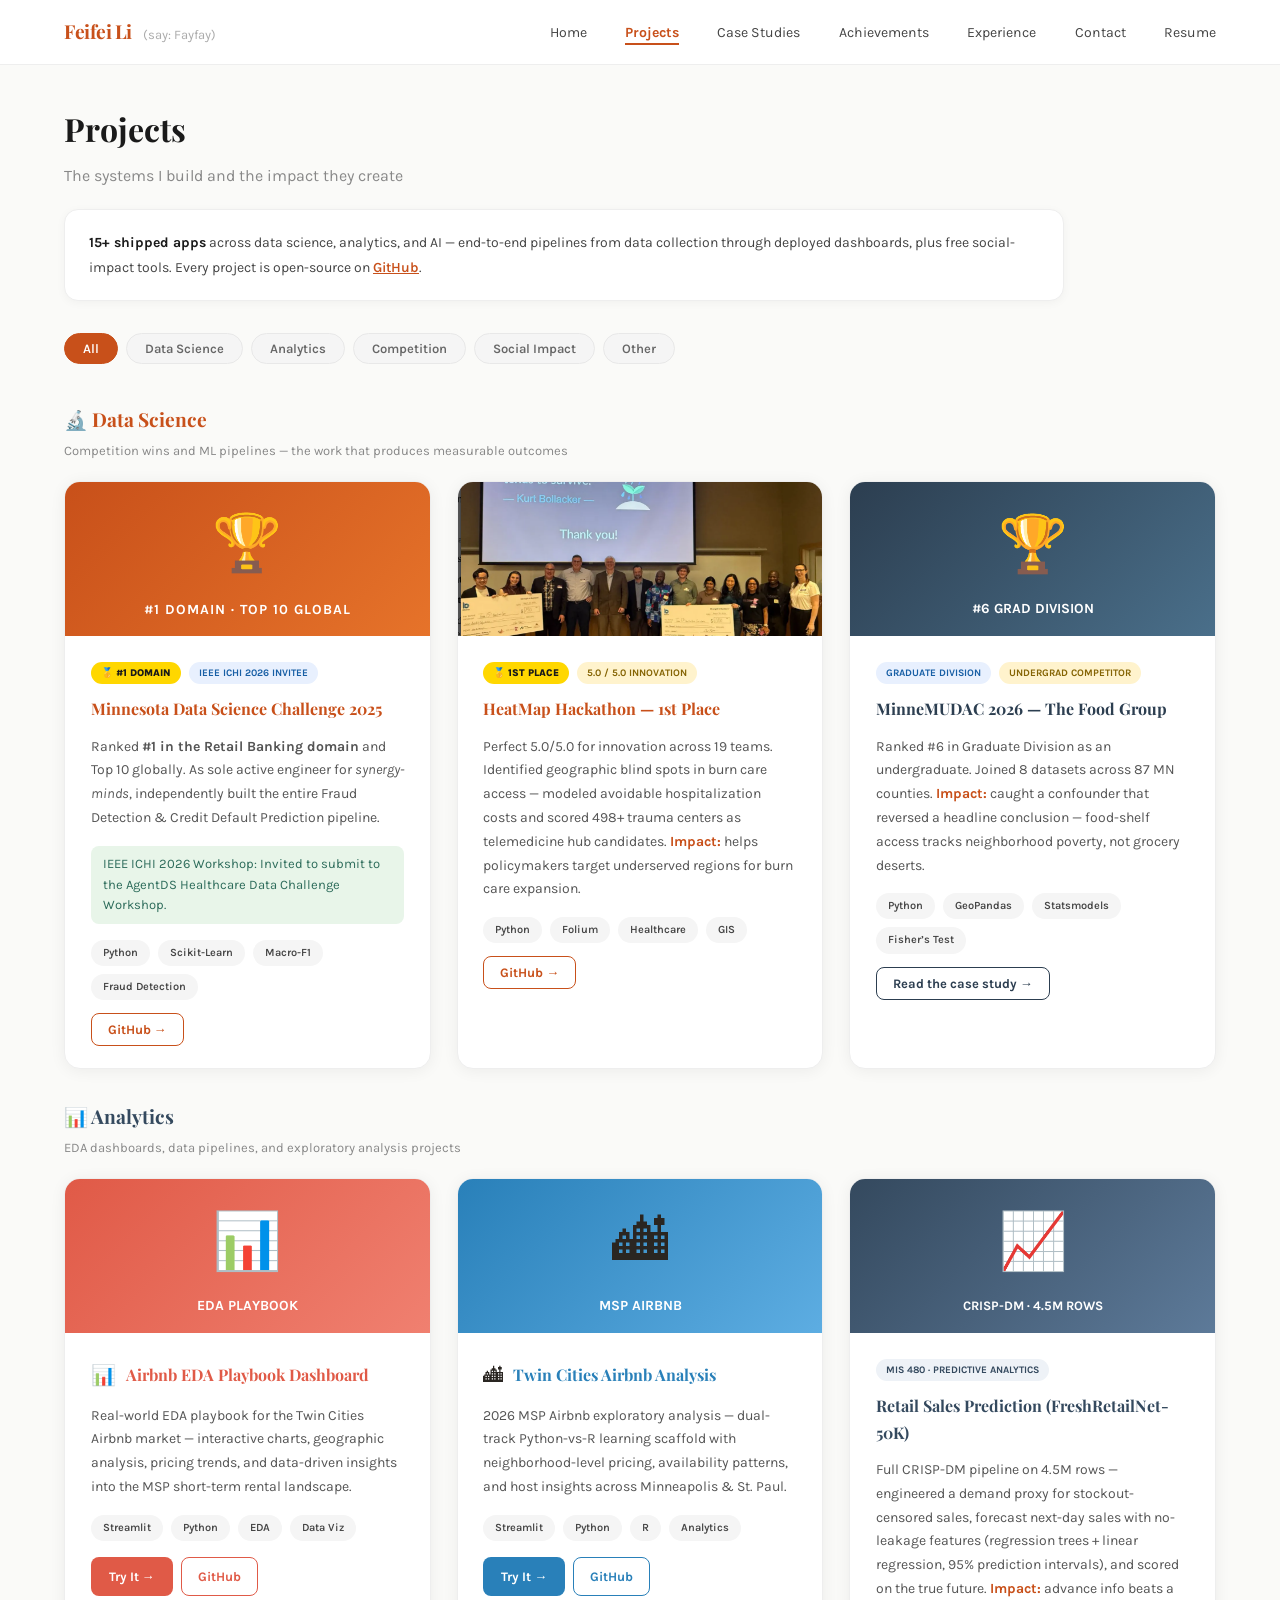
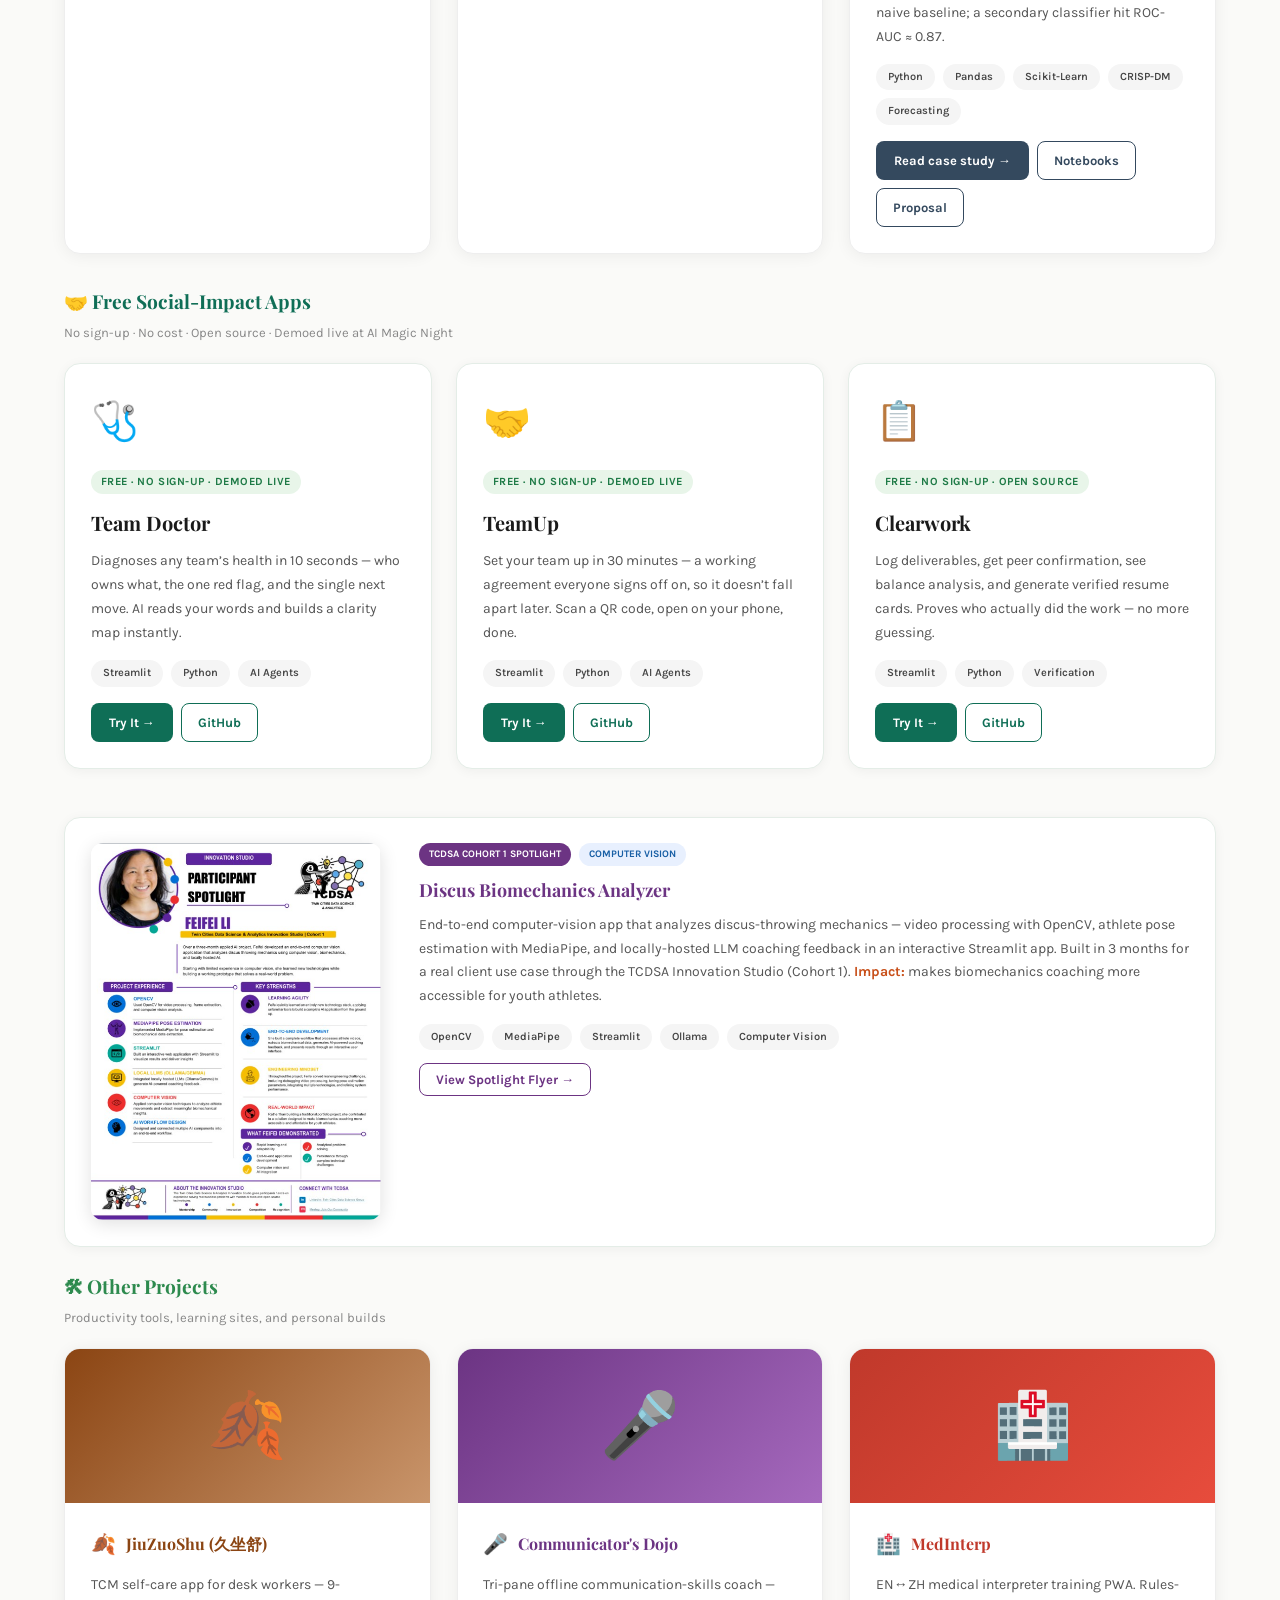
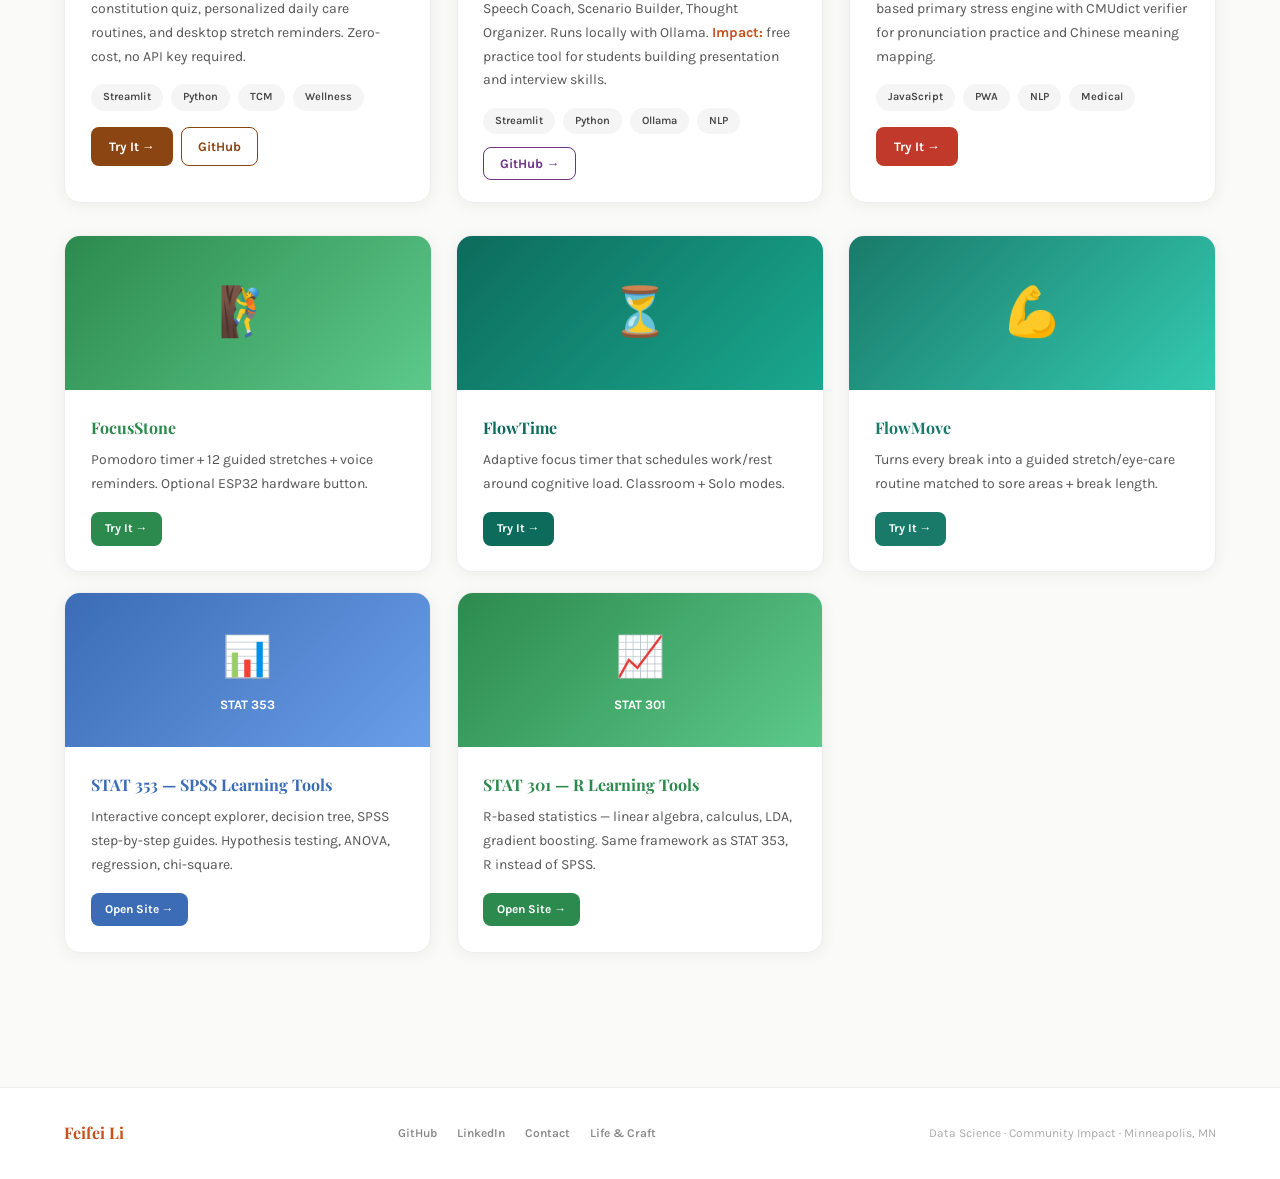
<file: projects.html>
<!DOCTYPE html>
<html lang="en">
<head>
  <meta charset="UTF-8">
  <meta name="viewport" content="width=device-width, initial-scale=1.0">
  <title>Projects — Feifei Li</title>
  <link rel="stylesheet" href="styles.css">
</head>
<body>

  <nav class="site-nav">
    <div class="nav-inner">
      <a href="index.html" class="nav-brand">Feifei Li <em>(say: Fayfay)</em></a>
      <button class="hamburger" aria-label="Toggle menu">&#9776;</button>
      <ul class="nav-links">
        <li><a href="index.html">Home</a></li>
        <li><a href="projects.html" class="active">Projects</a></li>
        <li><a href="case-studies.html">Case Studies</a></li>
        <li><a href="achievements.html">Achievements</a></li>
        <li><a href="experience.html">Experience</a></li>
        <li><a href="contact.html">Contact</a></li>
        <li><a href="Feifei-Li-Resume.pdf" target="_blank" rel="noopener">Resume</a></li>
      </ul>
    </div>
  </nav>

  <section class="section">
    <h2 style="font-size:clamp(1.8rem,2.5vw,2.4rem);">Projects</h2>
    <p style="color:#888; margin-bottom:1.25rem;">The systems I build and the impact they create</p>

    <!-- ═══ HIGHLIGHTS ═══ -->
    <div style="background:#fff; border:1px solid #eee; border-radius:14px; padding:1.25rem 1.5rem; margin-bottom:2rem; box-shadow:0 2px 10px rgba(0,0,0,0.04); line-height:1.8; font-size:clamp(14px,1vw,16px); color:#444; max-width:1000px;">
      <strong style="color:#1a1a1a;">15+ shipped apps</strong> across data science, analytics, and AI &mdash; end-to-end pipelines from data collection through deployed dashboards, plus free social-impact tools. Every project is open-source on <a href="https://github.com/fayfayMN" target="_blank" style="color:#C8501A; font-weight:600;">GitHub</a>.
    </div>

    <!-- ═══ FILTER BAR ═══ -->
    <div class="filter-bar">
      <button class="filter-pill active" data-filter="all">All</button>
      <button class="filter-pill" data-filter="data-science">Data Science</button>
      <button class="filter-pill" data-filter="analytics">Analytics</button>
      <button class="filter-pill" data-filter="competition">Competition</button>
      <button class="filter-pill" data-filter="social-impact">Social Impact</button>
      <button class="filter-pill" data-filter="other">Other</button>
    </div>

    <!-- ═══════════════════════════════════════════════
         DATA SCIENCE
    ═══════════════════════════════════════════════ -->
    <div class="section-head-group" style="margin-top:0.5rem;">
      <h3 style="color:#C8501A;">&#128300; Data Science</h3>
      <p>Competition wins and ML pipelines &mdash; the work that produces measurable outcomes</p>
    </div>
    <div class="pillar-grid" style="margin-bottom:2rem;">

      <div class="pillar-card project-item" data-tags="data-science competition">
        <div class="pillar-photo" style="background:linear-gradient(135deg,#C8501A,#e6732a); display:flex; align-items:center; justify-content:center; flex-direction:column; gap:8px;">
          <span style="font-size:3.5rem;">&#127942;</span>
          <span style="color:#fff; font-weight:700; font-size:14px; letter-spacing:1px;">#1 DOMAIN &middot; TOP 10 GLOBAL</span>
        </div>
        <div class="pillar-body">
          <div style="display:flex; align-items:center; gap:8px; margin-bottom:0.75rem; flex-wrap:wrap;">
            <span style="background:#FFD700; color:#1a1a1a; font-size:10px; font-weight:800; padding:3px 10px; border-radius:12px;">&#129351; #1 DOMAIN</span>
            <span style="background:#e8f0fe; color:#185FA5; font-size:10px; font-weight:700; padding:3px 10px; border-radius:12px;">IEEE ICHI 2026 INVITEE</span>
          </div>
          <div class="pillar-head">
            <h3 style="color:#C8501A;">Minnesota Data Science Challenge 2025</h3>
          </div>
          <p>Ranked <strong>#1 in the Retail Banking domain</strong> and Top 10 globally. As sole active engineer for <em>synergy-minds</em>, independently built the entire Fraud Detection &amp; Credit Default Prediction pipeline.</p>
          <p style="font-size:13px; color:#2c6b5a; margin-top:0.5rem; padding:8px 12px; background:#e8f5e9; border-radius:8px; line-height:1.6;">
            IEEE ICHI 2026 Workshop: Invited to submit to the AgentDS Healthcare Data Challenge Workshop.
          </p>
          <div class="tag-row" style="margin-top:0.75rem;">
            <span class="tag">Python</span><span class="tag">Scikit-Learn</span><span class="tag">Macro-F1</span><span class="tag">Fraud Detection</span>
          </div>
          <div style="margin-top:0.75rem;">
            <a href="https://github.com/fayfayMN/AgentDS-Competition-Winning-Solution-in-Retail-Banking" target="_blank" style="border:1.5px solid #C8501A; color:#C8501A; padding:8px 16px; border-radius:8px; text-decoration:none; font-weight:700; font-size:13px;">GitHub &rarr;</a>
          </div>
        </div>
      </div>

      <div class="pillar-card project-item" data-tags="data-science competition">
        <div class="pillar-photo" style="overflow:hidden;">
          <img src="photos/heatmap %231winner team.png" alt="HeatMap Hackathon winning team" style="width:100%; height:100%; object-fit:cover;">
        </div>
        <div class="pillar-body">
          <div style="display:flex; align-items:center; gap:8px; margin-bottom:0.75rem;">
            <span style="background:#FFD700; color:#1a1a1a; font-size:10px; font-weight:800; padding:3px 10px; border-radius:12px;">&#129351; 1ST PLACE</span>
            <span style="background:#fff3cd; color:#856404; font-size:10px; font-weight:700; padding:3px 10px; border-radius:12px;">5.0 / 5.0 INNOVATION</span>
          </div>
          <div class="pillar-head">
            <h3 style="color:#C8501A;">HeatMap Hackathon &mdash; 1st Place</h3>
          </div>
          <p>Perfect 5.0/5.0 for innovation across 19 teams. Identified geographic blind spots in burn care access &mdash; modeled avoidable hospitalization costs and scored 498+ trauma centers as telemedicine hub candidates. <strong style="color:#C8501A;">Impact:</strong> helps policymakers target underserved regions for burn care expansion.</p>
          <div class="tag-row" style="margin-top:0.75rem;">
            <span class="tag">Python</span><span class="tag">Folium</span><span class="tag">Healthcare</span><span class="tag">GIS</span>
          </div>
          <div style="margin-top:0.75rem;">
            <a href="https://github.com/efchea1/HeatMap_Burn_2026_Hackathon_Burn_Care_Access_Analysis" target="_blank" style="border:1.5px solid #C8501A; color:#C8501A; padding:8px 16px; border-radius:8px; text-decoration:none; font-weight:700; font-size:13px;">GitHub &rarr;</a>
          </div>
        </div>
      </div>

      <div class="pillar-card project-item" data-tags="data-science competition">
        <div class="pillar-photo" style="background:linear-gradient(135deg,#2c3e50,#4a6f8a); display:flex; align-items:center; justify-content:center; flex-direction:column; gap:6px;">
          <span style="font-size:3.5rem;">&#127942;</span>
          <span style="color:#fff; font-weight:700; font-size:14px;">#6 GRAD DIVISION</span>
        </div>
        <div class="pillar-body">
          <div style="display:flex; align-items:center; gap:8px; margin-bottom:0.75rem; flex-wrap:wrap;">
            <span style="background:#e8f0fe; color:#185FA5; font-size:10px; font-weight:700; padding:3px 10px; border-radius:12px;">GRADUATE DIVISION</span>
            <span style="background:#fff3cd; color:#856404; font-size:10px; font-weight:700; padding:3px 10px; border-radius:12px;">UNDERGRAD COMPETITOR</span>
          </div>
          <div class="pillar-head">
            <h3 style="color:#2c3e50;">MinneMUDAC 2026 &mdash; The Food Group</h3>
          </div>
          <p>Ranked #6 in Graduate Division as an undergraduate. Joined 8 datasets across 87 MN counties. <strong style="color:#C8501A;">Impact:</strong> caught a confounder that reversed a headline conclusion &mdash; food-shelf access tracks neighborhood poverty, not grocery deserts.</p>
          <div class="tag-row" style="margin-top:0.75rem;">
            <span class="tag">Python</span><span class="tag">GeoPandas</span><span class="tag">Statsmodels</span><span class="tag">Fisher&rsquo;s Test</span>
          </div>
          <div style="margin-top:0.75rem;">
            <a href="case-studies.html#minnemudac" style="border:1.5px solid #2c3e50; color:#2c3e50; padding:8px 16px; border-radius:8px; text-decoration:none; font-weight:700; font-size:13px;">Read the case study &rarr;</a>
          </div>
        </div>
      </div>

    </div>

    <!-- ═══════════════════════════════════════════════
         ANALYTICS
    ═══════════════════════════════════════════════ -->
    <div class="section-head-group" style="margin-top:1.5rem;">
      <h3 style="color:#34495e;">&#128202; Analytics</h3>
      <p>EDA dashboards, data pipelines, and exploratory analysis projects</p>
    </div>
    <div class="pillar-grid" style="margin-bottom:2rem;">

      <div class="pillar-card project-item" data-tags="analytics">
        <div class="pillar-photo" style="background:linear-gradient(135deg,#E05A47,#f08070); display:flex; align-items:center; justify-content:center; flex-direction:column; gap:6px;">
          <span style="font-size:3.5rem;">&#128202;</span>
          <span style="color:#fff; font-weight:700; font-size:14px;">EDA PLAYBOOK</span>
        </div>
        <div class="pillar-body">
          <div class="pillar-head">
            <span class="icon">&#128202;</span>
            <h3 style="color:#E05A47;">Airbnb EDA Playbook Dashboard</h3>
          </div>
          <p>Real-world EDA playbook for the Twin Cities Airbnb market &mdash; interactive charts, geographic analysis, pricing trends, and data-driven insights into the MSP short-term rental landscape.</p>
          <div class="tag-row">
            <span class="tag">Streamlit</span><span class="tag">Python</span><span class="tag">EDA</span><span class="tag">Data Viz</span>
          </div>
          <div style="display:flex; gap:8px; flex-wrap:wrap; margin-top:0.75rem;">
            <a href="https://airbnb-real-world-eda-playbook.streamlit.app/" target="_blank" class="btn btn-primary" style="background:#E05A47; font-size:13px; padding:9px 18px;">Try It &rarr;</a>
            <a href="https://github.com/fayfayMN/airbnb-real-world-eda-playbook" target="_blank" style="border:1.5px solid #E05A47; color:#E05A47; padding:8px 16px; border-radius:8px; text-decoration:none; font-weight:700; font-size:13px;">GitHub</a>
          </div>
        </div>
      </div>

      <div class="pillar-card project-item" data-tags="analytics">
        <div class="pillar-photo" style="background:linear-gradient(135deg,#2980b9,#5dade2); display:flex; align-items:center; justify-content:center; flex-direction:column; gap:6px;">
          <span style="font-size:3.5rem;">&#127961;</span>
          <span style="color:#fff; font-weight:700; font-size:14px;">MSP AIRBNB</span>
        </div>
        <div class="pillar-body">
          <div class="pillar-head">
            <span class="icon">&#127961;</span>
            <h3 style="color:#2980b9;">Twin Cities Airbnb Analysis</h3>
          </div>
          <p>2026 MSP Airbnb exploratory analysis &mdash; dual-track Python-vs-R learning scaffold with neighborhood-level pricing, availability patterns, and host insights across Minneapolis &amp; St. Paul.</p>
          <div class="tag-row">
            <span class="tag">Streamlit</span><span class="tag">Python</span><span class="tag">R</span><span class="tag">Analytics</span>
          </div>
          <div style="display:flex; gap:8px; flex-wrap:wrap; margin-top:0.75rem;">
            <a href="https://twin-cities-airbnbgit.streamlit.app/" target="_blank" class="btn btn-primary" style="background:#2980b9; font-size:13px; padding:9px 18px;">Try It &rarr;</a>
            <a href="https://github.com/fayfayMN/twin-cities-airbnb" target="_blank" style="border:1.5px solid #2980b9; color:#2980b9; padding:8px 16px; border-radius:8px; text-decoration:none; font-weight:700; font-size:13px;">GitHub</a>
          </div>
        </div>
      </div>

      <div class="pillar-card project-item" data-tags="analytics data-science">
        <div class="pillar-photo" style="background:linear-gradient(135deg,#34495e,#5d7a99); display:flex; align-items:center; justify-content:center; flex-direction:column; gap:6px;">
          <span style="font-size:3.5rem;">&#128200;</span>
          <span style="color:#fff; font-weight:700; font-size:13px;">CRISP-DM &middot; 4.5M ROWS</span>
        </div>
        <div class="pillar-body">
          <div style="display:flex; align-items:center; gap:8px; margin-bottom:0.75rem; flex-wrap:wrap;">
            <span style="background:#eef2f7; color:#34495e; font-size:10px; font-weight:700; padding:3px 10px; border-radius:12px;">MIS 480 &middot; PREDICTIVE ANALYTICS</span>
          </div>
          <div class="pillar-head">
            <h3 style="color:#34495e;">Retail Sales Prediction (FreshRetailNet-50K)</h3>
          </div>
          <p>Full CRISP-DM pipeline on 4.5M rows &mdash; engineered a demand proxy for stockout-censored sales, forecast next-day sales with no-leakage features (regression trees + linear regression, 95% prediction intervals), and scored on the true future. <strong style="color:#C8501A;">Impact:</strong> advance info beats a naive baseline; a secondary classifier hit ROC-AUC &asymp; 0.87.</p>
          <div class="tag-row" style="margin-top:0.75rem;">
            <span class="tag">Python</span><span class="tag">Pandas</span><span class="tag">Scikit-Learn</span><span class="tag">CRISP-DM</span><span class="tag">Forecasting</span>
          </div>
          <div style="margin-top:0.75rem; display:flex; gap:8px; flex-wrap:wrap;">
            <a href="case-studies.html#mis480" class="btn btn-primary" style="background:#34495e; font-size:13px; padding:9px 18px;">Read case study &rarr;</a>
            <a href="mis480/" style="border:1.5px solid #34495e; color:#34495e; padding:8px 16px; border-radius:8px; text-decoration:none; font-weight:700; font-size:13px;">Notebooks</a>
            <a href="mis480/MIS480_Proposal.pdf" target="_blank" rel="noopener" style="border:1.5px solid #34495e; color:#34495e; padding:8px 16px; border-radius:8px; text-decoration:none; font-weight:700; font-size:13px;">Proposal</a>
          </div>
        </div>
      </div>

    </div>

    <!-- ═══════════════════════════════════════════════
         FREE SOCIAL-IMPACT APPS
    ═══════════════════════════════════════════════ -->
    <div class="section-head-group" style="margin-top:1rem;">
      <h3 style="color:#0F6E56;">&#129309; Free Social-Impact Apps</h3>
      <p>No sign-up &middot; No cost &middot; Open source &middot; Demoed live at AI Magic Night</p>
    </div>
    <div class="project-grid-3">

      <div class="app-card project-item" data-tags="social-impact data-science">
        <div class="icon">&#129658;</div>
        <div class="free-badge">FREE &middot; NO SIGN-UP &middot; DEMOED LIVE</div>
        <h3>Team Doctor</h3>
        <p>Diagnoses any team&rsquo;s health in 10 seconds &mdash; who owns what, the one red flag, and the single next move. AI reads your words and builds a clarity map instantly.</p>
        <div class="tag-row">
          <span class="tag">Streamlit</span><span class="tag">Python</span><span class="tag">AI Agents</span>
        </div>
        <div style="display:flex; gap:8px; flex-wrap:wrap; margin-top:0.75rem;">
          <a href="https://team-doctor.streamlit.app/" target="_blank" class="btn btn-primary" style="background:#0F6E56; font-size:13px; padding:9px 18px;">Try It &rarr;</a>
          <a href="https://github.com/fayfayMN/team-doctor" target="_blank" style="border:1.5px solid #0F6E56; color:#0F6E56; padding:8px 16px; border-radius:8px; text-decoration:none; font-weight:700; font-size:13px;">GitHub</a>
        </div>
      </div>

      <div class="app-card project-item" data-tags="social-impact data-science">
        <div class="icon">&#129309;</div>
        <div class="free-badge">FREE &middot; NO SIGN-UP &middot; DEMOED LIVE</div>
        <h3>TeamUp</h3>
        <p>Set your team up in 30 minutes &mdash; a working agreement everyone signs off on, so it doesn&rsquo;t fall apart later. Scan a QR code, open on your phone, done.</p>
        <div class="tag-row">
          <span class="tag">Streamlit</span><span class="tag">Python</span><span class="tag">AI Agents</span>
        </div>
        <div style="display:flex; gap:8px; flex-wrap:wrap; margin-top:0.75rem;">
          <a href="https://teamup-v2-arbppub2gxhxtwqlmx6p8g.streamlit.app/" target="_blank" class="btn btn-primary" style="background:#0F6E56; font-size:13px; padding:9px 18px;">Try It &rarr;</a>
          <a href="https://github.com/fayfayMN/teamup-v2" target="_blank" style="border:1.5px solid #0F6E56; color:#0F6E56; padding:8px 16px; border-radius:8px; text-decoration:none; font-weight:700; font-size:13px;">GitHub</a>
        </div>
      </div>

      <div class="app-card project-item" data-tags="social-impact data-science">
        <div class="icon">&#128203;</div>
        <div class="free-badge">FREE &middot; NO SIGN-UP &middot; OPEN SOURCE</div>
        <h3>Clearwork</h3>
        <p>Log deliverables, get peer confirmation, see balance analysis, and generate verified resume cards. Proves who actually did the work &mdash; no more guessing.</p>
        <div class="tag-row">
          <span class="tag">Streamlit</span><span class="tag">Python</span><span class="tag">Verification</span>
        </div>
        <div style="display:flex; gap:8px; flex-wrap:wrap; margin-top:0.75rem;">
          <a href="https://clearwork.streamlit.app/" target="_blank" class="btn btn-primary" style="background:#0F6E56; font-size:13px; padding:9px 18px;">Try It &rarr;</a>
          <a href="https://github.com/fayfayMN/clearwork" target="_blank" style="border:1.5px solid #0F6E56; color:#0F6E56; padding:8px 16px; border-radius:8px; text-decoration:none; font-weight:700; font-size:13px;">GitHub</a>
        </div>
      </div>

    </div>

    <!-- TCDSA Innovation Studio — flyer + discus project -->
    <div class="project-item" data-tags="social-impact" style="display:flex; gap:clamp(1.5rem,3vw,2.5rem); flex-wrap:wrap; align-items:flex-start; background:#fff; border:1px solid #e4ede7; border-radius:16px; padding:clamp(1.25rem,2vw,2rem); box-shadow:0 2px 12px rgba(0,0,0,0.05); margin-top:1.25rem;">
      <a href="photos/tcdsa-spotlight.png" target="_blank" rel="noopener" style="flex:0 0 auto; width:clamp(190px,26vw,290px); border-radius:12px; overflow:hidden; box-shadow:0 4px 18px rgba(0,0,0,0.12); display:block;">
        <img src="photos/tcdsa-spotlight.png" alt="TCDSA Innovation Studio Participant Spotlight — Feifei Li" style="width:100%; display:block;">
      </a>
      <div style="flex:1; min-width:280px;">
        <div style="display:flex; align-items:center; gap:8px; margin-bottom:0.6rem; flex-wrap:wrap;">
          <span style="background:#6C3483; color:#fff; font-size:10px; font-weight:700; padding:3px 10px; border-radius:12px;">TCDSA COHORT 1 SPOTLIGHT</span>
          <span style="background:#e8f0fe; color:#185FA5; font-size:10px; font-weight:700; padding:3px 10px; border-radius:12px;">COMPUTER VISION</span>
        </div>
        <h3 style="font-family:'Playfair Display',serif; color:#6C3483; font-size:clamp(1.1rem,1.4vw,1.4rem); margin-bottom:0.5rem;">Discus Biomechanics Analyzer</h3>
        <p style="color:#555; font-size:clamp(14px,1vw,16px); line-height:1.7; margin-bottom:1rem;">End-to-end computer-vision app that analyzes discus-throwing mechanics &mdash; video processing with OpenCV, athlete pose estimation with MediaPipe, and locally-hosted LLM coaching feedback in an interactive Streamlit app. Built in 3 months for a real client use case through the TCDSA Innovation Studio (Cohort 1). <strong style="color:#C8501A;">Impact:</strong> makes biomechanics coaching more accessible for youth athletes.</p>
        <div class="tag-row">
          <span class="tag">OpenCV</span><span class="tag">MediaPipe</span><span class="tag">Streamlit</span><span class="tag">Ollama</span><span class="tag">Computer Vision</span>
        </div>
        <div style="margin-top:0.75rem;">
          <a href="photos/tcdsa-spotlight.png" target="_blank" rel="noopener" style="border:1.5px solid #6C3483; color:#6C3483; padding:8px 16px; border-radius:8px; text-decoration:none; font-weight:700; font-size:13px;">View Spotlight Flyer &rarr;</a>
        </div>
      </div>
    </div>

    <!-- ═══════════════════════════════════════════════
         OTHER
    ═══════════════════════════════════════════════ -->
    <div class="section-head-group" style="margin-top:1.5rem;">
      <h3 style="color:#2d8a4e;">&#128736; Other Projects</h3>
      <p>Productivity tools, learning sites, and personal builds</p>
    </div>

    <div class="pillar-grid" style="margin-bottom:2rem;">

      <div class="pillar-card project-item" data-tags="other">
        <div class="pillar-photo" style="background:linear-gradient(135deg,#8B4513,#c9956b); display:flex; align-items:center; justify-content:center;">
          <span style="font-size:4rem;">&#127810;</span>
        </div>
        <div class="pillar-body">
          <div class="pillar-head">
            <span class="icon">&#127810;</span>
            <h3 style="color:#8B4513;">JiuZuoShu (&#20037;&#22352;&#33298;)</h3>
          </div>
          <p>TCM self-care app for desk workers &mdash; 9-constitution quiz, personalized daily care routines, and desktop stretch reminders. Zero-cost, no API key required.</p>
          <div class="tag-row">
            <span class="tag">Streamlit</span><span class="tag">Python</span><span class="tag">TCM</span><span class="tag">Wellness</span>
          </div>
          <div style="display:flex; gap:8px; flex-wrap:wrap; margin-top:0.75rem;">
            <a href="https://fayfaymn-jiuzuoshu-app-iu0wzt.streamlit.app/" target="_blank" class="btn btn-primary" style="background:#8B4513; font-size:13px; padding:9px 18px;">Try It &rarr;</a>
            <a href="https://github.com/fayfayMN/jiuzuoshu" target="_blank" style="border:1.5px solid #8B4513; color:#8B4513; padding:8px 16px; border-radius:8px; text-decoration:none; font-weight:700; font-size:13px;">GitHub</a>
          </div>
        </div>
      </div>

      <div class="pillar-card project-item" data-tags="other">
        <div class="pillar-photo" style="background:linear-gradient(135deg,#6C3483,#A569BD); display:flex; align-items:center; justify-content:center;">
          <span style="font-size:4rem;">&#127908;</span>
        </div>
        <div class="pillar-body">
          <div class="pillar-head">
            <span class="icon">&#127908;</span>
            <h3 style="color:#6C3483;">Communicator's Dojo</h3>
          </div>
          <p>Tri-pane offline communication-skills coach &mdash; Speech Coach, Scenario Builder, Thought Organizer. Runs locally with Ollama. <strong style="color:#C8501A;">Impact:</strong> free practice tool for students building presentation and interview skills.</p>
          <div class="tag-row">
            <span class="tag">Streamlit</span><span class="tag">Python</span><span class="tag">Ollama</span><span class="tag">NLP</span>
          </div>
          <div style="margin-top:0.75rem;">
            <a href="https://github.com/fayfayMN/communicators-dojo" target="_blank" style="border:1.5px solid #6C3483; color:#6C3483; padding:8px 16px; border-radius:8px; text-decoration:none; font-weight:700; font-size:13px;">GitHub &rarr;</a>
          </div>
        </div>
      </div>

      <div class="pillar-card project-item" data-tags="other">
        <div class="pillar-photo" style="background:linear-gradient(135deg,#c0392b,#e74c3c); display:flex; align-items:center; justify-content:center;">
          <span style="font-size:4rem;">&#127973;</span>
        </div>
        <div class="pillar-body">
          <div class="pillar-head">
            <span class="icon">&#127973;</span>
            <h3 style="color:#c0392b;">MedInterp</h3>
          </div>
          <p>EN&#8596;ZH medical interpreter training PWA. Rules-based primary stress engine with CMUdict verifier for pronunciation practice and Chinese meaning mapping.</p>
          <div class="tag-row">
            <span class="tag">JavaScript</span><span class="tag">PWA</span><span class="tag">NLP</span><span class="tag">Medical</span>
          </div>
          <div style="display:flex; gap:8px; flex-wrap:wrap; margin-top:0.75rem;">
            <a href="https://medinterp.faithinusa.workers.dev/" target="_blank" class="btn btn-primary" style="background:#c0392b; font-size:13px; padding:9px 18px;">Try It &rarr;</a>
          </div>
        </div>
      </div>

    </div>


    <div class="project-grid-3" style="margin-bottom:1.25rem;">
      <div class="pillar-card project-item" data-tags="other">
        <div class="pillar-photo" style="background:linear-gradient(135deg,#2d8a4e,#5cc98a); display:flex; align-items:center; justify-content:center;">
          <span style="font-size:3rem;">&#129495;</span>
        </div>
        <div class="pillar-body">
          <h3 style="color:#2d8a4e; font-family:'Playfair Display',serif; font-size:1rem; margin-bottom:0.4rem;">FocusStone</h3>
          <p>Pomodoro timer + 12 guided stretches + voice reminders. Optional ESP32 hardware button.</p>
          <div style="margin-top:0.5rem;"><a href="https://focusstone.pages.dev" target="_blank" class="btn btn-primary" style="background:#2d8a4e; font-size:12px; padding:7px 14px;">Try It &rarr;</a></div>
        </div>
      </div>
      <div class="pillar-card project-item" data-tags="other">
        <div class="pillar-photo" style="background:linear-gradient(135deg,#0d6b5c,#1aa88e); display:flex; align-items:center; justify-content:center;">
          <span style="font-size:3rem;">&#9203;</span>
        </div>
        <div class="pillar-body">
          <h3 style="color:#0d6b5c; font-family:'Playfair Display',serif; font-size:1rem; margin-bottom:0.4rem;">FlowTime</h3>
          <p>Adaptive focus timer that schedules work/rest around cognitive load. Classroom + Solo modes.</p>
          <div style="margin-top:0.5rem;"><a href="https://flowtime-88d-csn.pages.dev/" target="_blank" class="btn btn-primary" style="background:#0d6b5c; font-size:12px; padding:7px 14px;">Try It &rarr;</a></div>
        </div>
      </div>
      <div class="pillar-card project-item" data-tags="other">
        <div class="pillar-photo" style="background:linear-gradient(135deg,#1a7a6a,#34c9b0); display:flex; align-items:center; justify-content:center;">
          <span style="font-size:3rem;">&#128170;</span>
        </div>
        <div class="pillar-body">
          <h3 style="color:#1a7a6a; font-family:'Playfair Display',serif; font-size:1rem; margin-bottom:0.4rem;">FlowMove</h3>
          <p>Turns every break into a guided stretch/eye-care routine matched to sore areas + break length.</p>
          <div style="margin-top:0.5rem;"><a href="https://flowmove.pages.dev" target="_blank" class="btn btn-primary" style="background:#1a7a6a; font-size:12px; padding:7px 14px;">Try It &rarr;</a></div>
        </div>
      </div>
    </div>

    <div class="pillar-grid" style="margin-bottom:2rem;">
      <div class="pillar-card project-item" data-tags="other">
        <div class="pillar-photo" style="background:linear-gradient(135deg,#3b6cb5,#6a9ee8); display:flex; align-items:center; justify-content:center; flex-direction:column; gap:4px;">
          <span style="font-size:2.5rem;">&#128202;</span>
          <span style="color:#fff; font-weight:700; font-size:13px;">STAT 353</span>
        </div>
        <div class="pillar-body">
          <h3 style="color:#3b6cb5; font-family:'Playfair Display',serif; font-size:1rem; margin-bottom:0.4rem;">STAT 353 &mdash; SPSS Learning Tools</h3>
          <p>Interactive concept explorer, decision tree, SPSS step-by-step guides. Hypothesis testing, ANOVA, regression, chi-square.</p>
          <div style="margin-top:0.5rem;"><a href="https://stat353.faithinusa.workers.dev/" target="_blank" class="btn btn-primary" style="background:#3b6cb5; font-size:12px; padding:7px 14px;">Open Site &rarr;</a></div>
        </div>
      </div>
      <div class="pillar-card project-item" data-tags="other">
        <div class="pillar-photo" style="background:linear-gradient(135deg,#2d8a4e,#5cc98a); display:flex; align-items:center; justify-content:center; flex-direction:column; gap:4px;">
          <span style="font-size:2.5rem;">&#128200;</span>
          <span style="color:#fff; font-weight:700; font-size:13px;">STAT 301</span>
        </div>
        <div class="pillar-body">
          <h3 style="color:#2d8a4e; font-family:'Playfair Display',serif; font-size:1rem; margin-bottom:0.4rem;">STAT 301 &mdash; R Learning Tools</h3>
          <p>R-based statistics &mdash; linear algebra, calculus, LDA, gradient boosting. Same framework as STAT 353, R instead of SPSS.</p>
          <div style="margin-top:0.5rem;"><a href="https://stat301.faithinusa.workers.dev/" target="_blank" class="btn btn-primary" style="background:#2d8a4e; font-size:12px; padding:7px 14px;">Open Site &rarr;</a></div>
        </div>
      </div>
    </div>

  </section>

  <!-- ═══ FOOTER ═══ -->
  <footer class="site-footer">
    <span class="brand">Feifei Li</span>
    <div class="footer-links">
      <a href="https://github.com/fayfayMN" target="_blank">GitHub</a>
      <a href="https://www.linkedin.com/in/feifeili-ds" target="_blank">LinkedIn</a>
      <a href="contact.html">Contact</a>
      <a href="life.html">Life &amp; Craft</a>
    </div>
    <span class="tag-line">Data Science &middot; Community Impact &middot; Minneapolis, MN</span>
  </footer>

  <script src="site.js"></script>
</body>
</html>
</file>
<file: styles.css>
/* ═══════════════════════════════════════════════
   Feifei Li — Shared Site Styles
   Responsive: 15" laptop → 27" monitor
═══════════════════════════════════════════════ */

@import url('https://fonts.googleapis.com/css2?family=Playfair+Display:wght@400;700&family=Karla:wght@400;600;700&display=swap');

:root { --content-max: 1600px; }
* { box-sizing: border-box; margin: 0; padding: 0; }
html { scroll-behavior: smooth; }
body {
  font-family: 'Karla', sans-serif;
  background: #FAFAF8;
  color: #2a2622;
  line-height: 1.65;
  -webkit-font-smoothing: antialiased;
}
img { max-width: 100%; display: block; }

/* ═══ NAV BAR ═══ */
.site-nav {
  position: sticky; top: 0; z-index: 100;
  background: rgba(255,255,255,0.97);
  backdrop-filter: blur(12px);
  border-bottom: 1px solid #eee;
  padding: 0 clamp(2rem, 5vw, 6rem);
}
.nav-inner {
  max-width: var(--content-max); margin: 0 auto;
  display: flex; align-items: center; justify-content: space-between;
  height: 64px;
}
.nav-brand {
  font-family: 'Playfair Display', serif;
  font-weight: 700; font-size: clamp(18px, 1.5vw, 22px);
  color: #C8501A; letter-spacing: -0.5px;
  text-decoration: none;
}
.nav-brand em {
  font-family: 'Karla', sans-serif;
  font-weight: 400; font-size: 13px; color: #aaa;
  letter-spacing: 0; font-style: normal; margin-left: 8px;
}
.nav-links { display: flex; gap: clamp(20px, 3vw, 40px); list-style: none; }
.nav-links a {
  font-size: clamp(13px, 1.1vw, 16px); font-weight: 400; color: #444;
  text-decoration: none; border-bottom: 2px solid transparent;
  padding-bottom: 2px; transition: all 0.15s;
}
.nav-links a:hover { color: #C8501A; }
.nav-links a.active { color: #C8501A; font-weight: 700; border-bottom-color: #C8501A; }

/* ═══ HERO ═══ */
.hero {
  display: grid; grid-template-columns: 1fr 1fr;
  gap: clamp(2rem, 4vw, 5rem); align-items: center;
  padding: clamp(3rem, 5vw, 6rem) clamp(2rem, 5vw, 6rem);
  max-width: var(--content-max); margin: 0 auto;
}
.hero-badge {
  display: inline-block; background: #FFF3ED; color: #C8501A;
  font-size: clamp(11px, 0.9vw, 13px); font-weight: 700; letter-spacing: 2px;
  padding: 6px 16px; border-radius: 20px;
  margin-bottom: 1.5rem; text-transform: uppercase;
}
.hero h1 {
  font-family: 'Playfair Display', serif;
  font-size: clamp(2rem, 3.5vw, 4.2rem);
  font-weight: 700; line-height: 1.15;
  color: #1a1a1a; margin-bottom: 1.5rem;
}
.hero h1 .accent { color: #C8501A; }
.hero p.lead {
  font-size: clamp(16px, 1.3vw, 20px); color: #555; line-height: 1.75;
  margin-bottom: 2.5rem;
}
.btn-row { display: flex; gap: 12px; flex-wrap: wrap; }
.btn {
  border: none; border-radius: 8px;
  padding: clamp(12px, 1vw, 16px) clamp(20px, 2vw, 32px);
  font-family: 'Karla', sans-serif; font-weight: 700;
  font-size: clamp(14px, 1vw, 17px); cursor: pointer; text-decoration: none;
  display: inline-block; transition: all 0.2s;
}
.btn-primary { background: #C8501A; color: #fff; }
.btn-primary:hover { background: #A03E12; }
.btn-outline { background: transparent; color: #C8501A; border: 2px solid #C8501A; }
.btn-outline:hover { background: #FFF3ED; }

/* ═══ PHOTO FRAMES ═══ */
.photo-frame {
  background: #f0f0ee; border: 1px solid #eee;
  border-radius: 12px; overflow: hidden;
  display: flex; align-items: center; justify-content: center;
}
.photo-frame img { width: 100%; height: 100%; object-fit: cover; display: block; }
.photo-stack { display: flex; flex-direction: column; gap: 12px; }
.photo-row-2 { display: grid; grid-template-columns: 1fr 1fr; gap: 12px; }

/* ═══ SECTIONS ═══ */
.section {
  max-width: var(--content-max); margin: 0 auto;
  padding: clamp(2rem, 3vw, 3.5rem) clamp(2rem, 5vw, 6rem);
}
.section-full {
  background: #fff; border-top: 1px solid #eee;
  padding: clamp(3rem, 4vw, 5rem) 0; margin-top: 2rem;
}
.section h2 {
  font-family: 'Playfair Display', serif;
  font-size: clamp(1.8rem, 2.5vw, 3rem); color: #1a1a1a; margin-bottom: 0.4rem;
}
.section .subtitle {
  font-family: 'Playfair Display', serif;
  font-size: clamp(0.95rem, 1vw, 1.2rem); color: #C8501A;
  font-style: italic; margin-bottom: 2rem;
}

/* ═══ STORY GRID ═══ */
.story-grid {
  display: grid; grid-template-columns: repeat(3, 1fr);
  gap: clamp(1.5rem, 3vw, 3.5rem);
}
.story-card { border-left: 3px solid #C8501A; padding-left: 1.25rem; }
.story-card h3 {
  font-family: 'Playfair Display', serif;
  font-size: clamp(0.95rem, 1vw, 1.15rem); color: #C8501A; margin-bottom: 0.75rem;
}
.story-card p { font-size: clamp(14px, 1vw, 17px); color: #555; line-height: 1.8; }

/* ═══ PROJECT CARDS ═══ */
.pillar-grid { display: grid; grid-template-columns: repeat(3, 1fr); gap: clamp(16px, 2vw, 32px); }
.pillar-card {
  border: 1px solid #eee; border-radius: 16px; overflow: hidden;
  background: #fff; box-shadow: 0 2px 16px rgba(0,0,0,0.06);
  transition: transform 0.2s, box-shadow 0.2s;
}
.pillar-card:hover { transform: translateY(-3px); box-shadow: 0 8px 28px rgba(0,0,0,0.1); }
.pillar-photo {
  height: clamp(120px, 12vw, 180px); background: #f0f0ee;
  display: flex; align-items: center; justify-content: center; overflow: hidden;
}
.pillar-photo img { width: 100%; height: 100%; object-fit: cover; }
.pillar-body { padding: clamp(1.25rem, 2vw, 2rem); }
.pillar-head { display: flex; align-items: center; gap: 10px; margin-bottom: 0.75rem; }
.pillar-head .icon { font-size: clamp(20px, 1.5vw, 26px); }
.pillar-head h3 {
  font-family: 'Playfair Display', serif;
  font-size: clamp(1rem, 1.1vw, 1.3rem); margin: 0;
}
.pillar-body p { font-size: clamp(14px, 1vw, 16px); color: #555; line-height: 1.7; margin-bottom: 1rem; }
.tag-row { display: flex; gap: 8px; flex-wrap: wrap; margin-bottom: 1rem; }
.tag {
  background: #f5f5f5; color: #444;
  font-size: clamp(11px, 0.8vw, 13px); font-weight: 600;
  padding: 4px 12px; border-radius: 20px;
}
.pillar-link {
  display: inline-block; margin-top: 8px;
  font-size: 13px; font-weight: 700;
  text-decoration: none; padding-bottom: 2px;
}

/* ═══ APP CARDS ═══ */
.app-grid { display: grid; grid-template-columns: 1fr 1fr; gap: clamp(16px, 2vw, 32px); }
.app-card {
  background: #fff; border: 1px solid #e4ede7;
  border-radius: 16px; padding: clamp(1.5rem, 2vw, 2.5rem);
  box-shadow: 0 2px 12px rgba(0,0,0,0.05); transition: all 0.3s;
}
.app-card:hover { box-shadow: 0 8px 28px rgba(0,0,0,0.1); transform: translateY(-3px); }
.app-card .icon { font-size: clamp(36px, 3vw, 52px); margin-bottom: 14px; }
.app-card .free-badge {
  display: inline-block; background: #e8f5e9; color: #1e7a46;
  font-size: 11px; font-weight: 700; padding: 3px 10px;
  border-radius: 12px; margin-bottom: 12px; letter-spacing: 0.05em;
}
.app-card h3 {
  font-family: 'Playfair Display', serif;
  font-size: clamp(20px, 1.5vw, 26px); color: #1a1a1a; margin-bottom: 10px;
}
.app-card p { font-size: clamp(14px, 1vw, 16px); color: #555; line-height: 1.7; margin-bottom: 16px; }

/* ═══ INTEREST CARDS ═══ */
.interest-grid {
  display: grid; grid-template-columns: repeat(4, 1fr);
  gap: clamp(12px, 1.5vw, 20px); margin-bottom: 3rem;
}
.interest-card {
  background: #fff; border: 1px solid #eee;
  border-radius: 14px; padding: clamp(1rem, 1.5vw, 1.5rem);
  display: flex; align-items: flex-start; gap: 14px;
}
.interest-card .icon { font-size: clamp(22px, 1.8vw, 30px); }
.interest-card .label { font-weight: 700; font-size: clamp(13px, 1vw, 16px); color: #1a1a1a; }
.interest-card .sub { font-size: clamp(11px, 0.8vw, 14px); color: #888; margin-top: 2px; }

/* ═══ ACHIEVEMENT CARDS ═══ */
.ach-grid { display: grid; grid-template-columns: repeat(3, 1fr); gap: clamp(14px, 1.5vw, 24px); }
.ach-card {
  background: #fff; border: 1px solid #eee; border-radius: 14px;
  padding: clamp(1.25rem, 2vw, 2rem); box-shadow: 0 2px 10px rgba(0,0,0,0.04);
}
.ach-card .emoji { font-size: clamp(24px, 2vw, 34px); margin-bottom: 10px; }
.ach-card h4 {
  font-family: 'Playfair Display', serif;
  font-size: clamp(0.95rem, 1vw, 1.15rem); margin: 0 0 6px;
}
.ach-card p { font-size: clamp(13px, 0.9vw, 15px); color: #888; line-height: 1.6; }

/* ═══ CONTACT ═══ */
.contact-section {
  max-width: 900px; margin: 0 auto;
  padding: clamp(3rem, 5vw, 6rem); text-align: center;
}
.contact-photo {
  width: clamp(200px, 20vw, 320px);
  height: clamp(240px, 24vw, 380px);
  margin: 0 auto; border-radius: 16px; overflow: hidden; background: #f0f0ee;
}
.contact-photo img { width: 100%; height: 100%; object-fit: cover; }
.contact-links { display: flex; justify-content: center; gap: 16px; flex-wrap: wrap; margin-top: 2rem; }
.contact-link {
  background: #fff; border: 1.5px solid #C8501A;
  color: #C8501A; border-radius: 10px;
  padding: clamp(10px, 1vw, 14px) clamp(18px, 2vw, 28px);
  font-weight: 700; font-size: clamp(13px, 1vw, 16px);
  text-decoration: none; transition: all 0.2s;
}
.contact-link:hover { background: #FFF3ED; }

/* ═══ FOOTER ═══ */
.site-footer {
  border-top: 1px solid #eee;
  padding: 2rem clamp(2rem, 5vw, 6rem);
  display: flex; justify-content: space-between;
  align-items: center; background: #fff; margin-top: 4rem;
}
.site-footer .brand {
  font-family: 'Playfair Display', serif;
  font-size: clamp(16px, 1.2vw, 20px); color: #C8501A; font-weight: 700;
}
.site-footer .tag-line { font-size: clamp(12px, 0.9vw, 14px); color: #aaa; }

/* ═══ RESPONSIVE — tablet ═══ */
@media (max-width: 1100px) {
  .interest-grid { grid-template-columns: repeat(3, 1fr); }
  .ach-grid { grid-template-columns: repeat(2, 1fr); }
}

/* ═══ FILTER BAR ═══ */
.filter-bar {
  display: flex; gap: 8px; flex-wrap: wrap; margin-bottom: 2.5rem;
}
.filter-pill {
  background: #f5f5f5; border: 1.5px solid #e8e8e8;
  border-radius: 20px; padding: 7px 18px;
  font-family: 'Karla', sans-serif; font-size: 13px; font-weight: 600;
  color: #666; cursor: pointer; transition: all 0.15s;
}
.filter-pill:hover { border-color: #C8501A; color: #C8501A; }
.filter-pill.active { background: #C8501A; color: #fff; border-color: #C8501A; }

/* ═══ HAMBURGER ═══ */
.hamburger {
  display: none; background: none; border: none;
  font-size: 26px; cursor: pointer; color: #444; padding: 4px 8px;
  line-height: 1;
}

/* ═══ SECTION HEADING GROUP ═══ */
.section-head-group { margin-bottom: 1.25rem; }
.section-head-group h3 {
  font-family: 'Playfair Display', serif;
  font-size: clamp(1.2rem, 1.5vw, 1.5rem);
  margin-bottom: 0.25rem;
}
.section-head-group p { color: #888; font-size: clamp(13px, 1vw, 15px); }

/* ═══ PROJECT 3-COL GRID ═══ */
.project-grid-3 {
  display: grid; grid-template-columns: repeat(3, 1fr);
  gap: clamp(16px, 2vw, 24px); margin-bottom: 3rem;
}

/* ═══ RESPONSIVE — tablet ═══ */
@media (max-width: 1100px) {
  .project-grid-3 { grid-template-columns: 1fr 1fr; }
  .pillar-grid { grid-template-columns: 1fr 1fr; }
}

/* ═══ RESPONSIVE — mobile/small laptop ═══ */
@media (max-width: 768px) {
  .hero { grid-template-columns: 1fr; text-align: center; }
  .btn-row { justify-content: center; }
  .story-grid { grid-template-columns: 1fr; }
  .pillar-grid, .app-grid { grid-template-columns: 1fr; }
  .interest-grid { grid-template-columns: 1fr 1fr; }
  .ach-grid { grid-template-columns: 1fr 1fr; }
  .nav-links { gap: 14px; }
  .project-grid-3 { grid-template-columns: 1fr; }
  .footer-links { flex-wrap: wrap; justify-content: center; gap: 12px; }
}

@media (max-width: 600px) {
  .hamburger { display: block; }
  .nav-links {
    display: none; position: absolute;
    top: 64px; left: 0; right: 0;
    background: rgba(255,255,255,0.98);
    backdrop-filter: blur(12px);
    flex-direction: column; padding: 1rem 2rem;
    border-bottom: 1px solid #eee;
    box-shadow: 0 8px 24px rgba(0,0,0,0.1);
    gap: 0; z-index: 99;
  }
  .nav-links.open { display: flex; }
  .nav-links li { padding: 12px 0; border-bottom: 1px solid #f0f0f0; }
  .nav-links li:last-child { border-bottom: none; }
  .interest-grid, .ach-grid { grid-template-columns: 1fr; }
  .site-footer { flex-direction: column; gap: 8px; text-align: center; }
}

/* ═══ LIGHTBOX ═══ */
.lightbox-overlay {
  position: fixed; inset: 0; z-index: 9999;
  background: rgba(0,0,0,0.88);
  display: flex; align-items: center; justify-content: center;
  opacity: 0; pointer-events: none;
  transition: opacity 0.25s;
}
.lightbox-overlay.active { opacity: 1; pointer-events: auto; }
.lightbox-img {
  max-width: 92vw; max-height: 90vh;
  border-radius: 8px; box-shadow: 0 8px 40px rgba(0,0,0,0.5);
  object-fit: contain;
}
.lightbox-close {
  position: absolute; top: 20px; right: 28px;
  font-size: 36px; color: #fff; cursor: pointer;
  line-height: 1; font-weight: 300;
}
.lightbox-close:hover { color: #C8501A; }

/* ═══ SLIDESHOW ═══ */
.slideshow {
  position: relative; border-radius: 12px; overflow: hidden;
  background: #111;
}
.slideshow-slide { display: none; }
.slideshow-slide img {
  width: 100%; height: 400px; object-fit: contain;
  background: #111; cursor: zoom-in;
}
.slideshow-caption {
  text-align: center; padding: 8px 12px;
  font-size: 13px; color: #888; background: #fff;
}
.ss-prev, .ss-next {
  position: absolute; top: 50%; transform: translateY(-50%);
  background: rgba(0,0,0,0.45); color: #fff; border: none;
  font-size: 28px; width: 44px; height: 44px; border-radius: 50%;
  cursor: pointer; display: flex; align-items: center; justify-content: center;
  transition: background 0.2s; z-index: 2;
}
.ss-prev { left: 10px; }
.ss-next { right: 10px; }
.ss-prev:hover, .ss-next:hover { background: rgba(200,80,26,0.8); }
.slideshow-dots {
  display: flex; justify-content: center; gap: 8px;
  padding: 10px 0; background: #fff;
}
.slideshow-dot {
  width: 10px; height: 10px; border-radius: 50%;
  background: #ddd; border: none; cursor: pointer; padding: 0;
  transition: background 0.2s;
}
.slideshow-dot.active { background: #C8501A; }

/* ═══ ACHIEVEMENT PHOTOS (In Photos grid) ═══ */
.ach-photo {
  border-radius: 12px; overflow: hidden; background: #f0f0ee;
}
.ach-photo img {
  width: 100%; height: 100%; object-fit: cover;
  cursor: zoom-in; display: block;
}

/* ═══ SECTION LABELS ═══ */
.section-label {
  font-family: 'Karla', sans-serif;
  font-size: clamp(11px, 0.9vw, 13px);
  font-weight: 700; letter-spacing: 3px;
  text-transform: uppercase;
  color: #C8501A; margin-bottom: 1rem;
}

/* ═══ HERO HEADLINE (redesign) ═══ */
.hero-headline {
  font-family: 'Playfair Display', serif;
  font-size: clamp(2rem, 4vw, 3.8rem);
  font-weight: 700; line-height: 1.12;
  color: #1a1a1a; margin-bottom: 1.5rem;
}

/* ═══ SELECTED WORK CARDS ═══ */
.selected-grid {
  display: grid; grid-template-columns: repeat(3, 1fr);
  gap: clamp(16px, 2vw, 24px);
}
.selected-card {
  background: #fff; border: 1px solid #eee;
  border-radius: 14px; overflow: hidden;
  box-shadow: 0 2px 12px rgba(0,0,0,0.05);
  transition: transform 0.2s, box-shadow 0.2s;
  text-decoration: none; color: inherit; display: block;
}
.selected-card:hover {
  transform: translateY(-4px);
  box-shadow: 0 8px 28px rgba(0,0,0,0.1);
}
.selected-header {
  padding: clamp(1.25rem, 2vw, 1.75rem);
  color: #fff; min-height: 100px;
  display: flex; flex-direction: column; justify-content: flex-end;
}
.selected-badge {
  font-size: 10px; font-weight: 800;
  letter-spacing: 1px; text-transform: uppercase;
  background: rgba(255,255,255,0.2);
  padding: 3px 10px; border-radius: 12px;
  display: inline-block; width: fit-content;
  margin-bottom: 0.75rem;
}
.selected-title {
  font-family: 'Playfair Display', serif;
  font-size: clamp(1.1rem, 1.3vw, 1.4rem);
  font-weight: 700;
}
.selected-body {
  padding: clamp(1rem, 1.5vw, 1.5rem);
}
.selected-body p {
  font-size: clamp(13px, 0.95vw, 15px);
  color: #555; line-height: 1.7;
  margin-bottom: 1rem;
}

/* ═══ WHY FEIFEI ═══ */
.why-grid {
  display: grid; grid-template-columns: repeat(3, 1fr);
  gap: clamp(16px, 2vw, 28px); margin-top: 2rem;
}
.why-card {
  background: #fff; border: 1px solid #eee;
  border-radius: 14px; padding: clamp(1.5rem, 2vw, 2.5rem);
  text-align: center;
  box-shadow: 0 2px 12px rgba(0,0,0,0.04);
  transition: transform 0.2s, box-shadow 0.2s;
}
.why-card:hover {
  transform: translateY(-3px);
  box-shadow: 0 8px 24px rgba(0,0,0,0.08);
}
.why-icon {
  font-size: clamp(2rem, 3vw, 3rem);
  margin-bottom: 1rem;
}
.why-card h3 {
  font-family: 'Playfair Display', serif;
  font-size: clamp(1.1rem, 1.2vw, 1.35rem);
  color: #C8501A; margin-bottom: 0.75rem;
}
.why-card p {
  font-size: clamp(13px, 0.95vw, 15px);
  color: #555; line-height: 1.7;
}

/* ═══ FOOTER LINKS ═══ */
.footer-links {
  display: flex; gap: 20px; align-items: center;
}
.footer-links a {
  font-size: clamp(12px, 0.9vw, 14px);
  color: #888; text-decoration: none;
  font-weight: 600; transition: color 0.15s;
}
.footer-links a:hover { color: #C8501A; }

/* ═══ RESPONSIVE — selected/why ═══ */
@media (max-width: 900px) {
  .selected-grid { grid-template-columns: 1fr; }
  .why-grid { grid-template-columns: 1fr; }
}
@media (max-width: 768px) {
  .footer-links { flex-wrap: wrap; justify-content: center; gap: 12px; }
}
</file>
